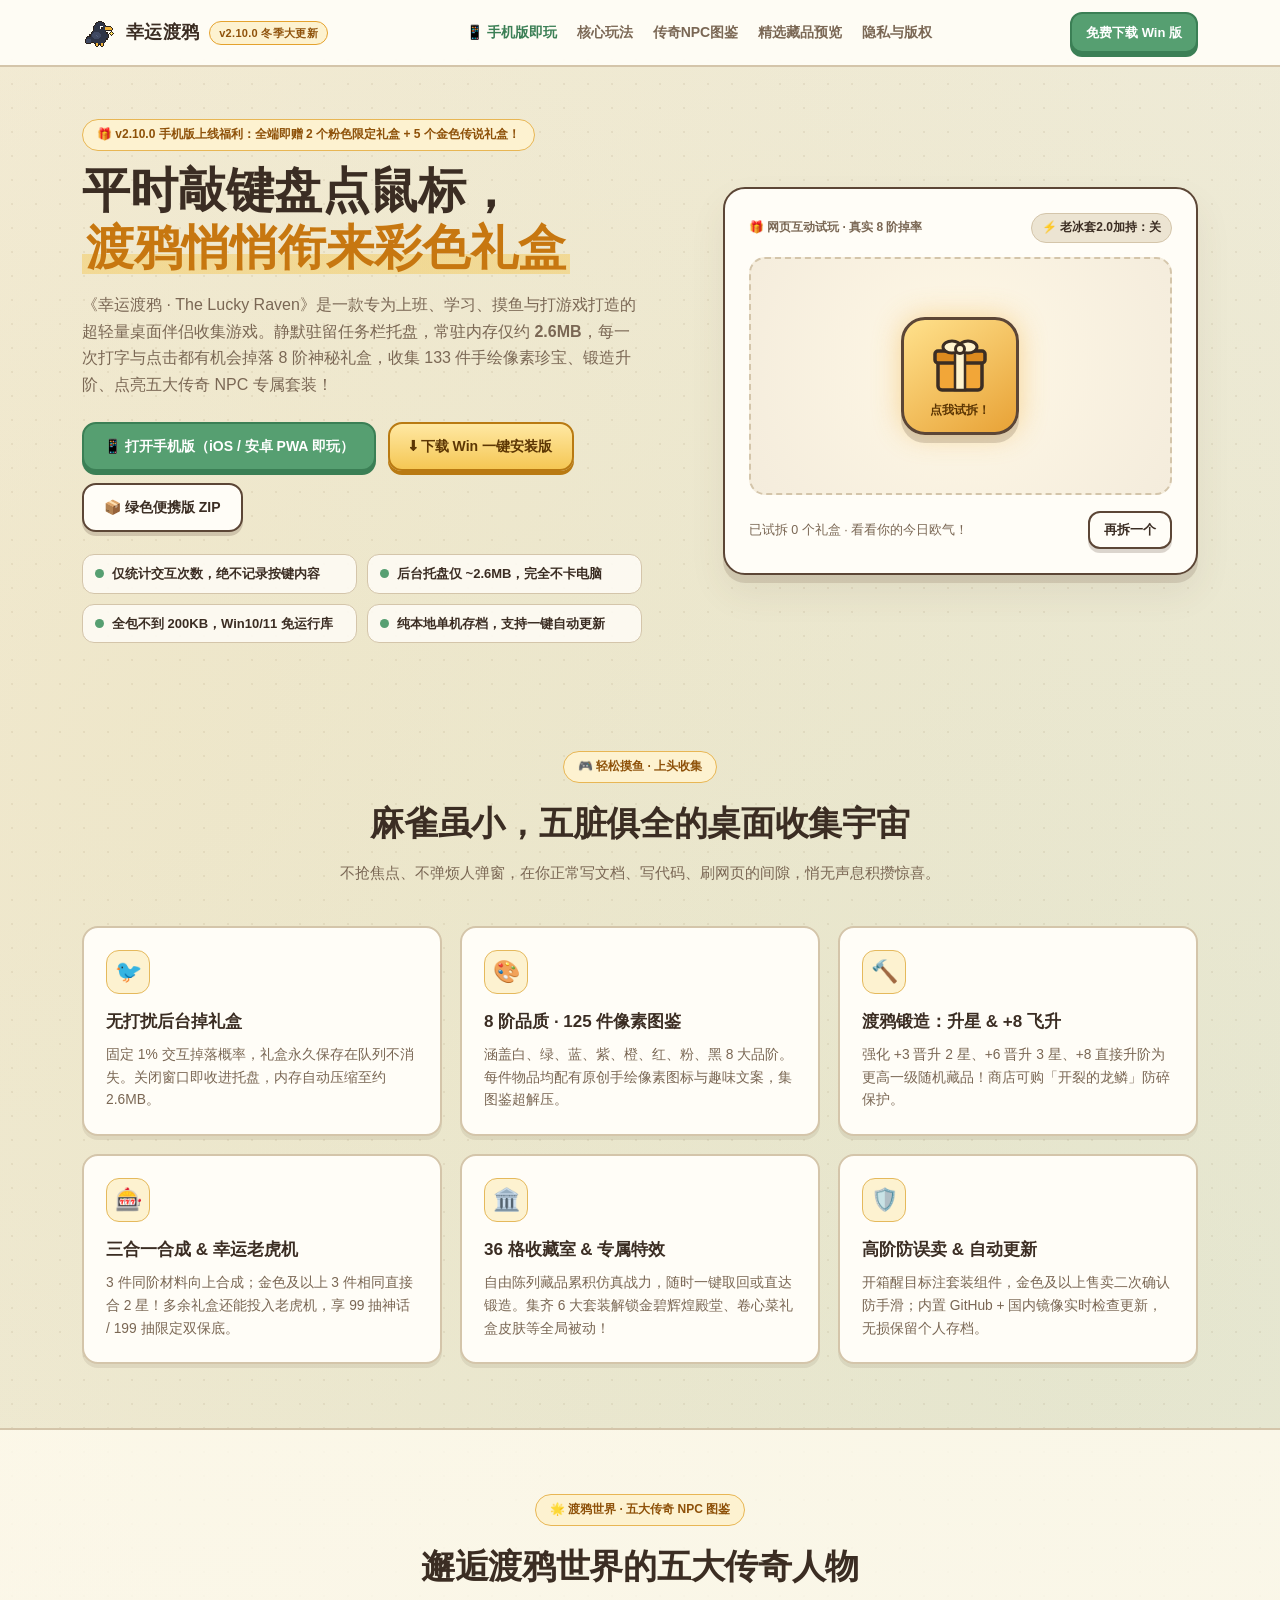
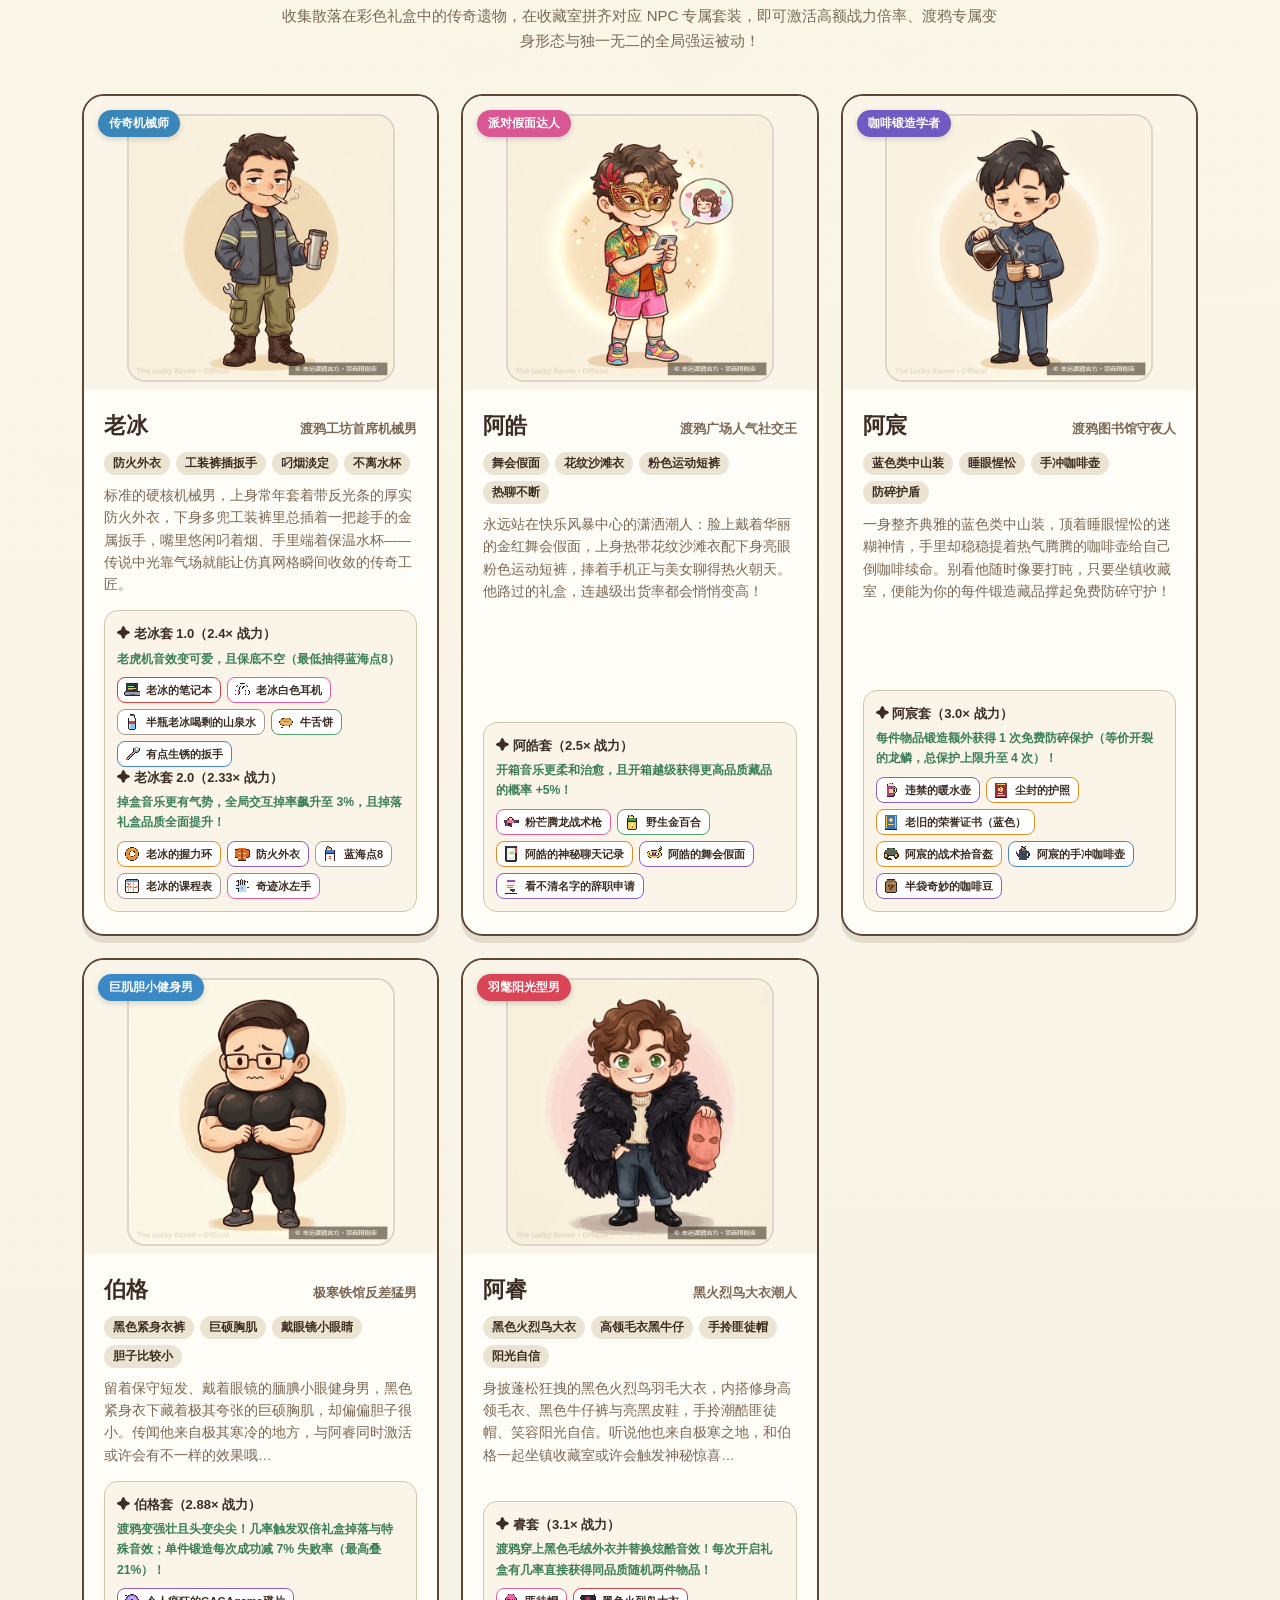
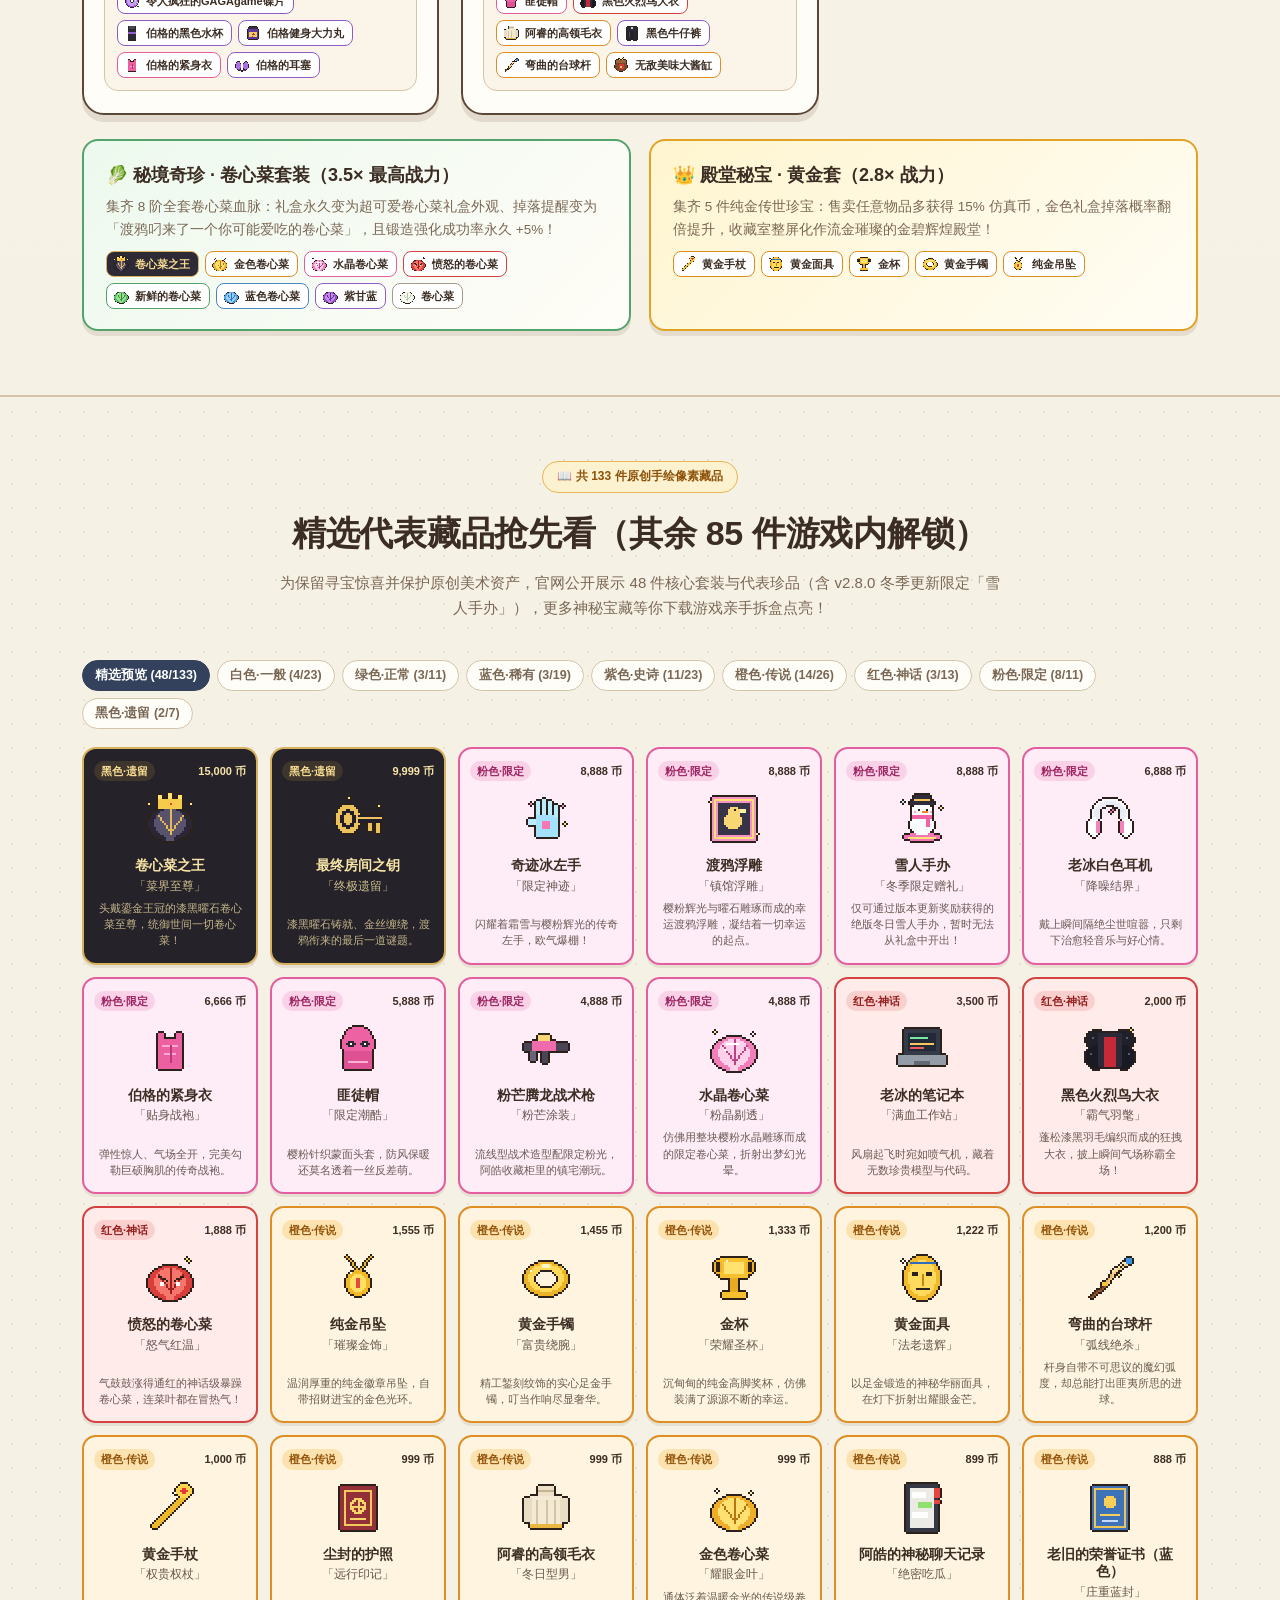
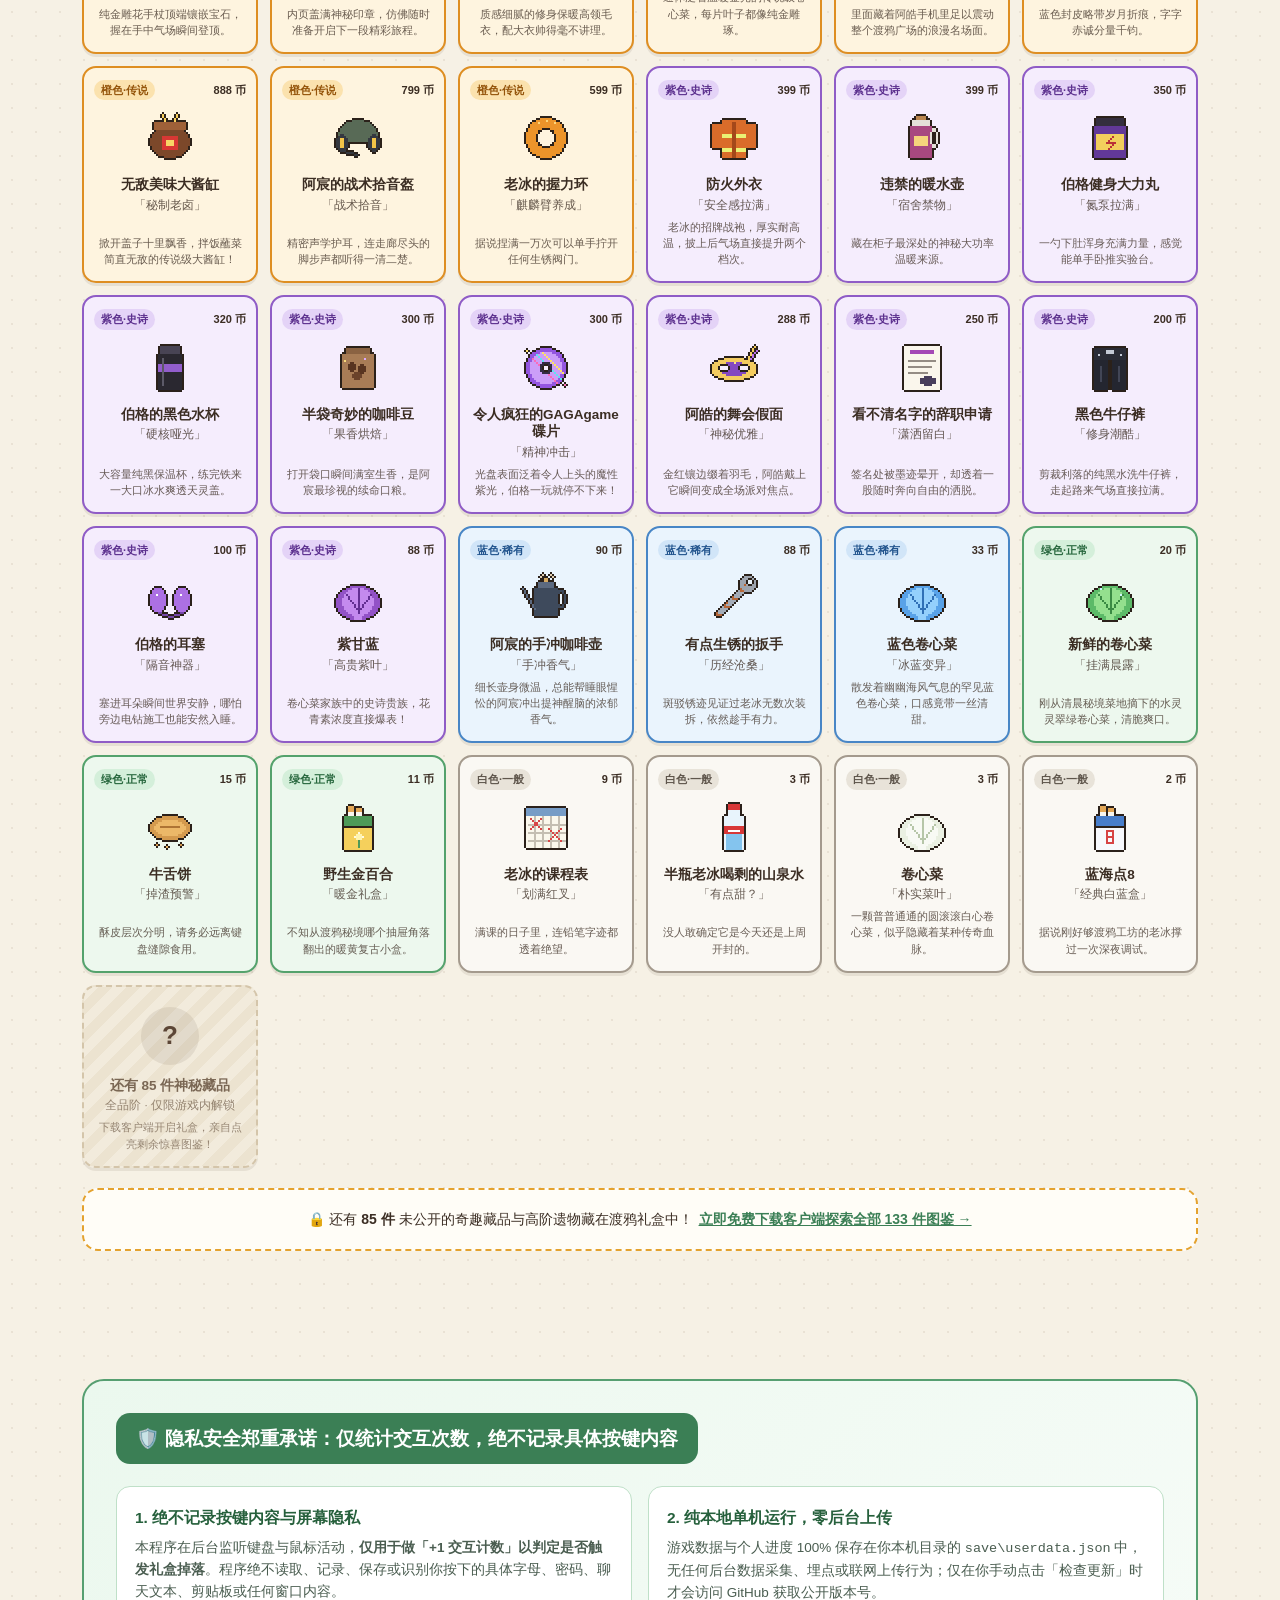
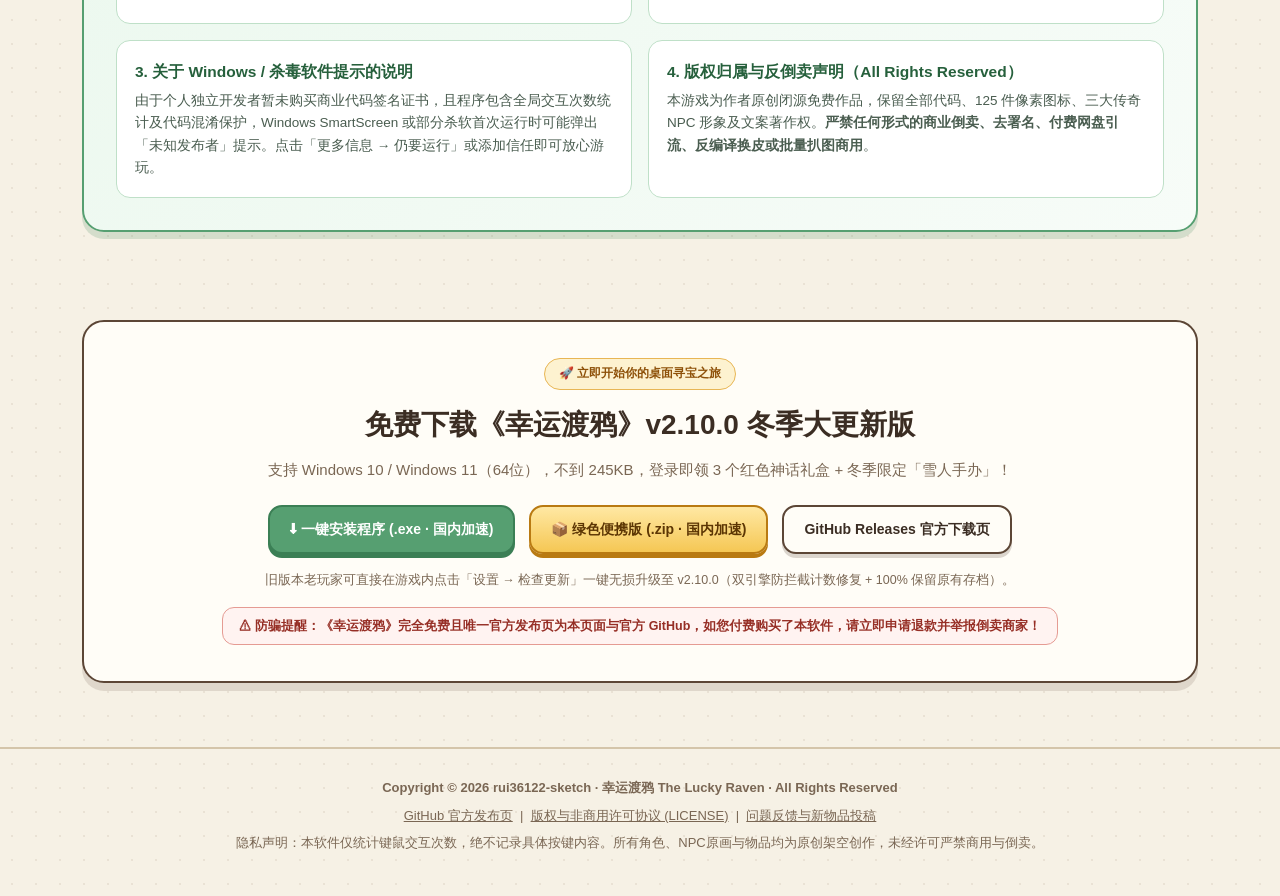
<file: docs/index.html>
<!DOCTYPE html>
<html lang="zh-CN">
<head>
  <meta charset="UTF-8" />
  <meta name="viewport" content="width=device-width, initial-scale=1.0" />
  <title>幸运渡鸦 · The Lucky Raven — 超轻量桌面挂机收集游戏</title>
  <meta name="description" content="《幸运渡鸦》是一款常驻内存仅约 2.6MB 的 Windows 桌面挂机收集游戏。敲键盘点鼠标随机掉落 8 阶礼盒，收集 125 件手绘像素珍品与传奇 NPC 套装！仅统计交互次数，绝不记录具体按键内容。" />
  <link rel="icon" type="image/png" href="assets/raven.png" />
  <style>
    :root {
      --bg-canvas: #F6F1E5;
      --bg-sub: #ECE4D2;
      --bg-card: #FFFDF7;
      --wood: #5C4636;
      --soft-border: #D4C5AA;
      --ink: #3B2D23;
      --ink-sub: #7A6754;
      --leaf: #569F71;
      --leaf-dark: #3B7F55;
      --gold: #E4A22E;
      --gold-bg: #FDF2D0;
      --coral: #D96055;
      --raven: #33415C;
      --radius-lg: 22px;
      --radius-md: 16px;
    }

    * { box-sizing: border-box; margin: 0; padding: 0; }
    html { scroll-behavior: smooth; }
    body {
      font-family: "Microsoft YaHei UI", "PingFang SC", "Hiragino Sans GB", -apple-system, BlinkMacSystemFont, sans-serif;
      background-color: var(--bg-canvas);
      background-image:
        radial-gradient(circle at 12% 10%, rgba(244, 198, 92, 0.16), transparent 34%),
        radial-gradient(circle at 88% 18%, rgba(94, 168, 122, 0.12), transparent 36%),
        radial-gradient(rgba(156, 134, 108, 0.14) 1px, transparent 1px);
      background-size: 100% 100%, 100% 100%, 24px 24px;
      color: var(--ink);
      line-height: 1.65;
    }

    a { color: inherit; text-decoration: none; }
    img { user-select: none; -webkit-user-drag: none; }

    .navbar {
      position: sticky;
      top: 0;
      z-index: 100;
      background: rgba(255, 253, 247, 0.92);
      backdrop-filter: blur(10px);
      border-bottom: 2px solid var(--soft-border);
    }
    .nav-inner {
      max-width: 1160px;
      margin: 0 auto;
      padding: 12px 22px;
      display: flex;
      align-items: center;
      justify-content: space-between;
      gap: 16px;
    }
    .brand {
      display: flex;
      align-items: center;
      gap: 10px;
      font-weight: 800;
      font-size: 18px;
      letter-spacing: 0.3px;
    }
    .brand img { width: 34px; height: 34px; image-rendering: pixelated; }
    .ver-pill {
      font-size: 11px;
      font-weight: 700;
      background: var(--gold-bg);
      color: #8F520B;
      border: 1.5px solid var(--gold);
      padding: 2px 9px;
      border-radius: 999px;
    }
    .nav-links {
      display: flex;
      align-items: center;
      gap: 20px;
      font-size: 14px;
      font-weight: 700;
      color: var(--ink-sub);
    }
    .nav-links a:hover { color: var(--ink); }
    .btn {
      display: inline-flex;
      align-items: center;
      justify-content: center;
      gap: 8px;
      padding: 11px 20px;
      border-radius: 14px;
      font-weight: 800;
      font-size: 14px;
      border: 2px solid var(--wood);
      background: var(--bg-card);
      color: var(--ink);
      box-shadow: 0 4px 0 rgba(92, 70, 54, 0.22);
      cursor: pointer;
      transition: transform 0.12s ease, box-shadow 0.12s ease, background 0.15s ease;
    }
    .btn:hover { transform: translateY(-1px); }
    .btn:active { transform: translateY(2px); box-shadow: 0 1px 0 rgba(92, 70, 54, 0.22); }
    .btn-primary {
      background: var(--leaf);
      border-color: var(--leaf-dark);
      color: #fff;
      box-shadow: 0 4px 0 var(--leaf-dark);
    }
    .btn-primary:hover { background: #4B9466; }
    .btn-gold {
      background: linear-gradient(180deg, #FFE8A3, #F5C754);
      border-color: #B97A12;
      color: #5C3604;
      box-shadow: 0 4px 0 #B97A12;
    }
    .btn-sm { padding: 8px 14px; font-size: 13px; border-radius: 12px; }

    .container { max-width: 1160px; margin: 0 auto; padding: 0 22px; }
    section { padding: 64px 0; }
    .section-head { text-align: center; max-width: 720px; margin: 0 auto 40px; }
    .eyebrow {
      display: inline-flex;
      align-items: center;
      gap: 6px;
      font-size: 12px;
      font-weight: 800;
      padding: 5px 14px;
      border-radius: 999px;
      background: var(--gold-bg);
      color: #8E5109;
      border: 1.5px solid #E8B654;
      margin-bottom: 12px;
    }
    .section-head h2 { font-size: clamp(26px, 3.2vw, 34px); font-weight: 900; letter-spacing: -0.3px; margin-bottom: 10px; }
    .section-head p { font-size: 15px; color: var(--ink-sub); }

    .hero { padding: 52px 0 44px; }
    .hero-grid { display: grid; grid-template-columns: 1.12fr 0.88fr; gap: 36px; align-items: center; }
    .hero h1 { font-size: clamp(32px, 4.4vw, 48px); line-height: 1.18; font-weight: 900; margin-bottom: 16px; }
    .hero h1 .hl { color: #C77710; background: linear-gradient(transparent 62%, rgba(244, 198, 78, 0.45) 62%); padding: 0 4px; }
    .hero-desc { font-size: 16px; color: var(--ink-sub); margin-bottom: 24px; max-width: 560px; }
    .hero-actions { display: flex; flex-wrap: wrap; gap: 12px; margin-bottom: 22px; }
    .trust-strip { display: grid; grid-template-columns: repeat(2, minmax(0, 1fr)); gap: 10px; max-width: 560px; }
    .trust-item {
      display: flex; align-items: center; gap: 8px;
      font-size: 13px; font-weight: 700; color: var(--ink);
      background: rgba(255, 253, 247, 0.85); border: 1.5px solid var(--soft-border);
      padding: 8px 12px; border-radius: 12px;
    }
    .trust-item .dot { width: 9px; height: 9px; border-radius: 50%; background: var(--leaf); flex-shrink: 0; }

    .demo-card {
      background: var(--bg-card); border: 2.5px solid var(--wood); border-radius: var(--radius-lg);
      padding: 24px; box-shadow: 0 8px 0 rgba(92, 70, 54, 0.16), 0 18px 36px rgba(92, 70, 54, 0.08);
      text-align: center; position: relative; overflow: hidden;
    }
    .demo-top { display: flex; align-items: center; justify-content: space-between; gap: 8px; margin-bottom: 14px; font-size: 12px; font-weight: 800; color: var(--ink-sub); }
    .demo-toggle {
      display: inline-flex; align-items: center; gap: 6px; padding: 4px 10px;
      border-radius: 999px; background: var(--bg-sub); border: 1.5px solid var(--soft-border);
      cursor: pointer; font-size: 12px; font-weight: 700; color: var(--ink); user-select: none;
    }
    .demo-toggle.active { background: var(--gold-bg); border-color: var(--gold); color: #8E5109; }
    .box-stage {
      min-height: 238px; display: flex; flex-direction: column; align-items: center; justify-content: center;
      padding: 16px 12px; border-radius: 16px; background: radial-gradient(circle at 50% 45%, #FFF8E6, #F4ECDC);
      border: 2px dashed var(--soft-border); margin-bottom: 16px; position: relative;
    }
    .gift-btn {
      width: 118px; height: 118px; border-radius: 24px; border: 3px solid var(--wood);
      background: linear-gradient(145deg, #FFE18C, #E8A236);
      box-shadow: 0 8px 0 rgba(92, 70, 54, 0.2), 0 0 28px rgba(242, 174, 54, 0.45);
      cursor: pointer; display: flex; flex-direction: column; align-items: center; justify-content: center; gap: 4px;
      transition: transform 0.16s ease; animation: floaty 2.8s ease-in-out infinite;
    }
    .gift-btn:hover { transform: scale(1.06); }
    .gift-btn.shaking { animation: shake 0.36s ease-in-out; }
    .gift-icon-svg { width: 64px; height: 64px; }
    .gift-hint { font-size: 12px; font-weight: 800; color: #5C3604; }
    @keyframes floaty { 0%, 100% { transform: translateY(0); } 50% { transform: translateY(-6px); } }
    @keyframes shake {
      0%, 100% { transform: rotate(0deg) scale(1); }
      20% { transform: rotate(-10deg) scale(1.06); }
      40% { transform: rotate(10deg) scale(1.08); }
      60% { transform: rotate(-8deg) scale(1.06); }
      80% { transform: rotate(8deg) scale(1.04); }
    }
    .reveal-box { display: none; flex-direction: column; align-items: center; animation: popIn 0.25s ease-out; }
    .reveal-box.show { display: flex; }
    @keyframes popIn { from { opacity: 0; transform: scale(0.84); } to { opacity: 1; transform: scale(1); } }
    .sprite-icon {
      width: 64px; height: 64px; background-image: url("assets/items_sprite.png");
      background-repeat: no-repeat; image-rendering: pixelated; display: inline-block; flex-shrink: 0;
    }
    .reveal-icon-wrap {
      width: 96px; height: 96px; border-radius: 50%; display: flex; align-items: center; justify-content: center;
      margin: 6px 0 8px; border: 2px dashed rgba(92, 70, 54, 0.35);
    }
    .reveal-icon-wrap .sprite-icon { transform: scale(1.22); }
    .rarity-badge { display: inline-block; font-size: 11px; font-weight: 800; padding: 2px 10px; border-radius: 999px; margin-bottom: 4px; }
    .reveal-name { font-size: 19px; font-weight: 900; margin-bottom: 2px; }
    .reveal-sub { font-size: 12px; font-weight: 700; color: var(--ink-sub); margin-bottom: 4px; }
    .reveal-flav { font-size: 12.5px; color: var(--ink-sub); max-width: 310px; }
    .reveal-set-tag {
      margin-top: 6px; font-size: 11.5px; font-weight: 800; background: #F2E8FF;
      color: #5C2A9C; border: 1px solid #9A63D8; padding: 2px 10px; border-radius: 999px;
    }
    .demo-foot { display: flex; align-items: center; justify-content: space-between; gap: 10px; font-size: 12.5px; color: var(--ink-sub); }

    .features-grid { display: grid; grid-template-columns: repeat(3, minmax(0, 1fr)); gap: 18px; }
    .feat-card {
      background: var(--bg-card); border: 2px solid var(--soft-border); border-radius: var(--radius-md);
      padding: 22px; box-shadow: 0 4px 0 rgba(92, 70, 54, 0.1); transition: transform 0.15s ease, border-color 0.15s ease;
    }
    .feat-card:hover { transform: translateY(-3px); border-color: var(--wood); }
    .feat-ico {
      width: 44px; height: 44px; border-radius: 13px; background: var(--gold-bg); border: 1.5px solid #E5B95C;
      display: flex; align-items: center; justify-content: center; font-size: 22px; margin-bottom: 14px;
    }
    .feat-card h3 { font-size: 17px; font-weight: 900; margin-bottom: 8px; }
    .feat-card p { font-size: 13.8px; color: var(--ink-sub); }

    .npc-section {
      background: linear-gradient(180deg, rgba(255, 251, 238, 0.8), rgba(246, 241, 229, 0.9));
      border-top: 2px solid var(--soft-border); border-bottom: 2px solid var(--soft-border);
    }
    .npc-grid { display: grid; grid-template-columns: repeat(3, minmax(0, 1fr)); gap: 22px; }
    .npc-card {
      background: var(--bg-card); border: 2.5px solid var(--wood); border-radius: var(--radius-lg);
      overflow: hidden; box-shadow: 0 7px 0 rgba(92, 70, 54, 0.14); display: flex; flex-direction: column;
      transition: transform 0.18s ease;
    }
    .npc-card:hover { transform: translateY(-4px); }
    .npc-portrait-box { background: #FAF5E8; padding: 18px 18px 8px; position: relative; text-align: center; }
    .npc-portrait-box img {
      width: 100%; max-width: 268px; aspect-ratio: 1 / 1; object-fit: cover;
      border-radius: 18px; border: 2.5px solid rgba(92, 70, 54, 0.18); display: block; margin: 0 auto;
    }
    .npc-role-badge {
      position: absolute; top: 14px; left: 14px; font-size: 11.5px; font-weight: 800;
      padding: 4px 11px; border-radius: 999px; color: #fff; box-shadow: 0 2px 6px rgba(0,0,0,0.16);
    }
    .npc-body { padding: 18px 20px 22px; display: flex; flex-direction: column; flex: 1; }
    .npc-title-row { display: flex; align-items: baseline; justify-content: space-between; gap: 8px; margin-bottom: 8px; }
    .npc-title-row h3 { font-size: 22px; font-weight: 900; }
    .npc-alias { font-size: 12.5px; font-weight: 800; color: var(--ink-sub); }
    .npc-tags { display: flex; flex-wrap: wrap; gap: 6px; margin-bottom: 10px; }
    .npc-tag { font-size: 11.5px; font-weight: 700; padding: 2px 9px; border-radius: 999px; background: var(--bg-sub); color: var(--ink); }
    .npc-lore { font-size: 13.5px; color: var(--ink-sub); margin-bottom: 14px; }
    .npc-set-box { margin-top: auto; background: #FAF5E8; border: 1.5px solid var(--soft-border); border-radius: 14px; padding: 12px; }
    .npc-set-title { font-size: 13px; font-weight: 900; color: var(--ink); margin-bottom: 4px; }
    .npc-set-bonus { font-size: 12.2px; color: var(--leaf-dark); font-weight: 700; margin-bottom: 8px; }
    .npc-set-bonus + .npc-set-title { margin-top: 10px; padding-top: 8px; border-top: 1px dashed var(--soft-border); }
    .mini-items { display: flex; flex-wrap: wrap; gap: 6px; }
    .mini-chip {
      display: inline-flex; align-items: center; gap: 4px; font-size: 11px; font-weight: 700;
      padding: 2px 8px 2px 4px; border-radius: 8px; background: #fff; border: 1px solid var(--soft-border);
    }
    .mini-chip .mini-spr { width: 20px; height: 20px; display: inline-block; overflow: hidden; position: relative; }
    .mini-chip .mini-spr .sprite-icon { transform: scale(0.3125); transform-origin: top left; }

    .special-sets-grid { display: grid; grid-template-columns: repeat(2, minmax(0, 1fr)); gap: 18px; margin-top: 24px; }
    .special-set-card { border-radius: var(--radius-md); padding: 20px 22px; border: 2px solid; box-shadow: 0 5px 0 rgba(92, 70, 54, 0.12); }
    .special-cabbage { background: linear-gradient(135deg, #EDF9EE, #FFFDF7); border-color: #54A26C; }
    .special-gold { background: linear-gradient(135deg, #FFF5CF, #FFFDF5); border-color: #E2A224; }
    .special-set-card h3 { font-size: 18px; font-weight: 900; margin-bottom: 6px; }
    .special-set-card p { font-size: 13.5px; color: var(--ink-sub); margin-bottom: 10px; }

    /* 精选图鉴与神秘剪影 */
    .codex-controls { display: flex; flex-wrap: wrap; align-items: center; justify-content: space-between; gap: 12px; margin-bottom: 18px; }
    .filter-pills { display: flex; flex-wrap: wrap; gap: 7px; }
    .pill-btn {
      font-family: inherit; font-size: 12.5px; font-weight: 800; padding: 6px 12px; border-radius: 999px;
      border: 1.5px solid var(--soft-border); background: var(--bg-card); color: var(--ink-sub); cursor: pointer;
    }
    .pill-btn:hover { border-color: var(--wood); color: var(--ink); }
    .pill-btn.active { background: var(--raven); border-color: var(--raven); color: #fff; }
    .codex-grid { display: grid; grid-template-columns: repeat(auto-fill, minmax(172px, 1fr)); gap: 12px; }
    .item-card {
      border-radius: 14px; padding: 12px 10px 14px; border: 2px solid var(--soft-border);
      text-align: center; display: flex; flex-direction: column; align-items: center;
      box-shadow: 0 3px 0 rgba(92, 70, 54, 0.1); transition: transform 0.14s ease;
    }
    .item-card:hover { transform: translateY(-2px); }
    .item-card .top-meta { width: 100%; display: flex; justify-content: space-between; align-items: center; font-size: 11px; font-weight: 800; margin-bottom: 6px; }
    .item-card .it-name { font-size: 13.5px; font-weight: 900; margin: 6px 0 2px; line-height: 1.3; }
    .item-card .it-sub { font-size: 11.5px; opacity: 0.78; margin-bottom: 4px; }
    .item-card .it-flav { font-size: 11.2px; opacity: 0.76; line-height: 1.45; margin-top: auto; }
    .mystery-card {
      background: repeating-linear-gradient(135deg, #F2EBDC, #F2EBDC 10px, #ECE3D0 10px, #ECE3D0 20px);
      border: 2px dashed var(--soft-border); color: var(--ink-sub); justify-content: center;
    }
    .mystery-q {
      width: 58px; height: 58px; border-radius: 50%; background: rgba(92, 70, 54, 0.1);
      display: flex; align-items: center; justify-content: center; font-size: 26px; font-weight: 900;
      color: var(--wood); margin: 8px 0 6px;
    }
    .mystery-banner {
      margin-top: 20px; background: var(--bg-card); border: 2px dashed var(--gold); border-radius: 16px;
      padding: 18px 22px; text-align: center; font-size: 14px; color: var(--ink);
    }

    .privacy-banner {
      background: linear-gradient(135deg, #EBF8EE, #F7FCF8);
      border: 2.5px solid var(--leaf); border-radius: var(--radius-lg); padding: 32px;
      box-shadow: 0 7px 0 rgba(59, 127, 85, 0.18);
    }
    .privacy-pledge {
      display: inline-flex; align-items: center; gap: 10px; background: var(--leaf-dark); color: #fff;
      padding: 10px 20px; border-radius: 14px; font-size: clamp(15px, 2vw, 19px); font-weight: 900; margin-bottom: 22px;
    }
    .privacy-grid { display: grid; grid-template-columns: repeat(2, minmax(0, 1fr)); gap: 16px; }
    .privacy-card { background: #fff; border: 1.5px solid #BFE0C8; border-radius: 14px; padding: 18px; }
    .privacy-card h4 { font-size: 15.5px; font-weight: 900; color: #26603C; margin-bottom: 6px; }
    .privacy-card p { font-size: 13.5px; color: #4A5D50; }

    .download-box {
      background: var(--bg-card); border: 2.5px solid var(--wood); border-radius: var(--radius-lg);
      padding: 36px 28px; text-align: center; box-shadow: 0 8px 0 rgba(92, 70, 54, 0.15);
    }
    .download-box h2 { font-size: 28px; font-weight: 900; margin-bottom: 10px; }
    .download-box p { color: var(--ink-sub); margin-bottom: 22px; font-size: 15px; }
    .dl-btns { display: flex; flex-wrap: wrap; justify-content: center; gap: 14px; margin-bottom: 16px; }
    .dl-note { font-size: 12.5px; color: var(--ink-sub); }
    .anti-resale {
      margin-top: 16px; display: inline-block; background: #FFF3F1; border: 1.5px solid #E59B93;
      color: #962E25; font-size: 12.5px; font-weight: 800; padding: 8px 16px; border-radius: 12px;
    }

    footer {
      border-top: 2px solid var(--soft-border); padding: 28px 0 42px; text-align: center; color: var(--ink-sub); font-size: 13px;
    }
    footer a { text-decoration: underline; }

    @media (max-width: 920px) {
      .hero-grid, .features-grid, .npc-grid, .special-sets-grid, .privacy-grid { grid-template-columns: 1fr; }
      .nav-links { display: none; }
    }
  </style>
</head>
<body>

  <header class="navbar">
    <div class="nav-inner">
      <a href="#top" class="brand">
        <img src="assets/raven.png" alt="幸运渡鸦图标" draggable="false" />
        <span>幸运渡鸦</span>
        <span class="ver-pill">v2.10.0 冬季大更新</span>
      </a>
      <nav class="nav-links">
        <a href="./mobile/" style="color:var(--leaf-dark);">📱 手机版即玩</a>
        <a href="#features">核心玩法</a>
        <a href="#npcs">传奇NPC图鉴</a>
        <a href="#codex">精选藏品预览</a>
        <a href="#privacy">隐私与版权</a>
      </nav>
      <a href="#download" class="btn btn-primary btn-sm">免费下载 Win 版</a>
    </div>
  </header>

  <section id="top" class="hero">
    <div class="container hero-grid">
      <div>
        <div class="eyebrow">🎁 v2.10.0 手机版上线福利：全端即赠 2 个粉色限定礼盒 + 5 个金色传说礼盒！</div>
        <h1>平时敲键盘点鼠标，<br><span class="hl">渡鸦悄悄衔来彩色礼盒</span></h1>
        <p class="hero-desc">
          《幸运渡鸦 · The Lucky Raven》是一款专为上班、学习、摸鱼与打游戏打造的超轻量桌面伴侣收集游戏。静默驻留任务栏托盘，常驻内存仅约 <strong>2.6MB</strong>，每一次打字与点击都有机会掉落 8 阶神秘礼盒，收集 133 件手绘像素珍宝、锻造升阶、点亮五大传奇 NPC 专属套装！
        </p>
        <div class="hero-actions">
          <a class="btn btn-primary" href="./mobile/">
            📱 打开手机版（iOS / 安卓 PWA 即玩）
          </a>
          <a class="btn btn-gold" href="https://ghfast.top/https://github.com/rui36122-sketch/TheLuckyRaven/releases/download/v2.10.0/TheLuckyRaven_Setup.exe">
            ⬇ 下载 Win 一键安装版
          </a>
          <a class="btn" href="https://ghfast.top/https://github.com/rui36122-sketch/TheLuckyRaven/releases/download/v2.10.0/TheLuckyRaven_Update.zip">
            📦 绿色便携版 ZIP
          </a>
        </div>
        <div class="trust-strip">
          <div class="trust-item"><span class="dot"></span>仅统计交互次数，绝不记录按键内容</div>
          <div class="trust-item"><span class="dot"></span>后台托盘仅 ~2.6MB，完全不卡电脑</div>
          <div class="trust-item"><span class="dot"></span>全包不到 200KB，Win10/11 免运行库</div>
          <div class="trust-item"><span class="dot"></span>纯本地单机存档，支持一键自动更新</div>
        </div>
      </div>

      <div class="demo-card">
        <div class="demo-top">
          <span>🎁 网页互动试玩 · 真实 8 阶掉率</span>
          <span id="lbBoostToggle" class="demo-toggle" title="体验老冰套2.0的礼盒品质提升加持">
            ⚡ 老冰套2.0加持：关
          </span>
        </div>
        <div class="box-stage">
          <button id="giftBtn" class="gift-btn" type="button" aria-label="点击试拆渡鸦礼盒">
            <svg class="gift-icon-svg" viewBox="0 0 64 64" fill="none">
              <rect x="10" y="26" width="44" height="30" rx="4" fill="#F2A638" stroke="#3B2D23" stroke-width="3.5"/>
              <rect x="7" y="17" width="50" height="12" rx="3" fill="#DC8A1E" stroke="#3B2D23" stroke-width="3.5"/>
              <rect x="27" y="17" width="10" height="39" fill="#FFF3CD" stroke="#3B2D23" stroke-width="2.5"/>
              <ellipse cx="24" cy="13" rx="9" ry="6" fill="#FFF3CD" stroke="#3B2D23" stroke-width="3"/>
              <ellipse cx="40" cy="13" rx="9" ry="6" fill="#FFF3CD" stroke="#3B2D23" stroke-width="3"/>
              <circle cx="32" cy="15" r="4.5" fill="#FFF3CD" stroke="#3B2D23" stroke-width="3"/>
            </svg>
            <span class="gift-hint">点我试拆！</span>
          </button>

          <div id="revealBox" class="reveal-box">
            <span id="revBadge" class="rarity-badge">橙色 · 传说</span>
            <div id="revIconWrap" class="reveal-icon-wrap">
              <span id="revSprite" class="sprite-icon"></span>
            </div>
            <div id="revName" class="reveal-name">渡鸦浮雕</div>
            <div id="revSub" class="reveal-sub">「镇馆浮雕」 · 估值 8,888 仿真币</div>
            <div id="revFlav" class="reveal-flav">樱粉辉光与曜石雕琢而成的幸运渡鸦浮雕。</div>
            <div id="revSetTag" class="reveal-set-tag" style="display:none;"></div>
          </div>
        </div>
        <div class="demo-foot">
          <span id="demoCounter">已试拆 0 个礼盒 · 看看你的今日欧气！</span>
          <button id="againBtn" class="btn btn-sm" type="button">再拆一个</button>
        </div>
      </div>
    </div>
  </section>

  <section id="features">
    <div class="container">
      <div class="section-head">
        <div class="eyebrow">🎮 轻松摸鱼 · 上头收集</div>
        <h2>麻雀虽小，五脏俱全的桌面收集宇宙</h2>
        <p>不抢焦点、不弹烦人弹窗，在你正常写文档、写代码、刷网页的间隙，悄无声息积攒惊喜。</p>
      </div>
      <div class="features-grid">
        <div class="feat-card">
          <div class="feat-ico">🐦</div>
          <h3>无打扰后台掉礼盒</h3>
          <p>固定 1% 交互掉落概率，礼盒永久保存在队列不消失。关闭窗口即收进托盘，内存自动压缩至约 2.6MB。</p>
        </div>
        <div class="feat-card">
          <div class="feat-ico">🎨</div>
          <h3>8 阶品质 · 125 件像素图鉴</h3>
          <p>涵盖白、绿、蓝、紫、橙、红、粉、黑 8 大品阶。每件物品均配有原创手绘像素图标与趣味文案，集图鉴超解压。</p>
        </div>
        <div class="feat-card">
          <div class="feat-ico">🔨</div>
          <h3>渡鸦锻造：升星 & +8 飞升</h3>
          <p>强化 +3 晋升 2 星、+6 晋升 3 星、+8 直接升阶为更高一级随机藏品！商店可购「开裂的龙鳞」防碎保护。</p>
        </div>
        <div class="feat-card">
          <div class="feat-ico">🎰</div>
          <h3>三合一合成 & 幸运老虎机</h3>
          <p>3 件同阶材料向上合成；金色及以上 3 件相同直接合 2 星！多余礼盒还能投入老虎机，享 99 抽神话 / 199 抽限定双保底。</p>
        </div>
        <div class="feat-card">
          <div class="feat-ico">🏛️</div>
          <h3>36 格收藏室 & 专属特效</h3>
          <p>自由陈列藏品累积仿真战力，随时一键取回或直达锻造。集齐 6 大套装解锁金碧辉煌殿堂、卷心菜礼盒皮肤等全局被动！</p>
        </div>
        <div class="feat-card">
          <div class="feat-ico">🛡️</div>
          <h3>高阶防误卖 & 自动更新</h3>
          <p>开箱醒目标注套装组件，金色及以上售卖二次确认防手滑；内置 GitHub + 国内镜像实时检查更新，无损保留个人存档。</p>
        </div>
      </div>
    </div>
  </section>

  <section id="npcs" class="npc-section">
    <div class="container">
      <div class="section-head">
        <div class="eyebrow">🌟 渡鸦世界 · 五大传奇 NPC 图鉴</div>
        <h2>邂逅渡鸦世界的五大传奇人物</h2>
        <p>收集散落在彩色礼盒中的传奇遗物，在收藏室拼齐对应 NPC 专属套装，即可激活高额战力倍率、渡鸦专属变身形态与独一无二的全局强运被动！</p>
      </div>

      <div class="npc-grid">
        <article class="npc-card">
          <div class="npc-portrait-box">
            <span class="npc-role-badge" style="background:#3B86B8;">传奇机械师</span>
            <img src="assets/npc_laobing.jpg" alt="传奇NPC 老冰 Q版形象" loading="lazy" draggable="false" />
          </div>
          <div class="npc-body">
            <div class="npc-title-row">
              <h3>老冰</h3>
              <span class="npc-alias">渡鸦工坊首席机械男</span>
            </div>
            <div class="npc-tags">
              <span class="npc-tag">防火外衣</span>
              <span class="npc-tag">工装裤插扳手</span>
              <span class="npc-tag">叼烟淡定</span>
              <span class="npc-tag">不离水杯</span>
            </div>
            <p class="npc-lore">
              标准的硬核机械男，上身常年套着带反光条的厚实防火外衣，下身多兜工装裤里总插着一把趁手的金属扳手，嘴里悠闲叼着烟、手里端着保温水杯——传说中光靠气场就能让仿真网格瞬间收敛的传奇工匠。
            </p>
            <div class="npc-set-box">
              <div class="npc-set-title">✦ 老冰套 1.0（2.4× 战力）</div>
              <div class="npc-set-bonus">老虎机音效变可爱，且保底不空（最低抽得蓝海点8）</div>
              <div class="mini-items" data-set="laobing_1"></div>

              <div class="npc-set-title">✦ 老冰套 2.0（2.33× 战力）</div>
              <div class="npc-set-bonus">掉盒音乐更有气势，全局交互掉率飙升至 3%，且掉落礼盒品质全面提升！</div>
              <div class="mini-items" data-set="laobing_2"></div>
            </div>
          </div>
        </article>

        <article class="npc-card">
          <div class="npc-portrait-box">
            <span class="npc-role-badge" style="background:#D95894;">派对假面达人</span>
            <img src="assets/npc_ahao.jpg" alt="传奇NPC 阿皓 Q版形象" loading="lazy" draggable="false" />
          </div>
          <div class="npc-body">
            <div class="npc-title-row">
              <h3>阿皓</h3>
              <span class="npc-alias">渡鸦广场人气社交王</span>
            </div>
            <div class="npc-tags">
              <span class="npc-tag">舞会假面</span>
              <span class="npc-tag">花纹沙滩衣</span>
              <span class="npc-tag">粉色运动短裤</span>
              <span class="npc-tag">热聊不断</span>
            </div>
            <p class="npc-lore">
              永远站在快乐风暴中心的潇洒潮人：脸上戴着华丽的金红舞会假面，上身热带花纹沙滩衣配下身亮眼粉色运动短裤，捧着手机正与美女聊得热火朝天。他路过的礼盒，连越级出货率都会悄悄变高！
            </p>
            <div class="npc-set-box">
              <div class="npc-set-title">✦ 阿皓套（2.5× 战力）</div>
              <div class="npc-set-bonus">开箱音乐更柔和治愈，且开箱越级获得更高品质藏品的概率 +5%！</div>
              <div class="mini-items" data-set="hao_set"></div>
            </div>
          </div>
        </article>

        <article class="npc-card">
          <div class="npc-portrait-box">
            <span class="npc-role-badge" style="background:#6F5BC2;">咖啡锻造学者</span>
            <img src="assets/npc_achen.jpg" alt="传奇NPC 阿宸 Q版形象" loading="lazy" draggable="false" />
          </div>
          <div class="npc-body">
            <div class="npc-title-row">
              <h3>阿宸</h3>
              <span class="npc-alias">渡鸦图书馆守夜人</span>
            </div>
            <div class="npc-tags">
              <span class="npc-tag">蓝色类中山装</span>
              <span class="npc-tag">睡眼惺忪</span>
              <span class="npc-tag">手冲咖啡壶</span>
              <span class="npc-tag">防碎护盾</span>
            </div>
            <p class="npc-lore">
              一身整齐典雅的蓝色类中山装，顶着睡眼惺忪的迷糊神情，手里却稳稳提着热气腾腾的咖啡壶给自己倒咖啡续命。别看他随时像要打盹，只要坐镇收藏室，便能为你的每件锻造藏品撑起免费防碎守护！
            </p>
            <div class="npc-set-box">
              <div class="npc-set-title">✦ 阿宸套（3.0× 战力）</div>
              <div class="npc-set-bonus">每件物品锻造额外获得 1 次免费防碎保护（等价开裂的龙鳞，总保护上限升至 4 次）！</div>
              <div class="mini-items" data-set="chen_set"></div>
            </div>
          </div>
        </article>

        <article class="npc-card">
          <div class="npc-portrait-box">
            <span class="npc-role-badge" style="background:#3A88C4;">巨肌胆小健身男</span>
            <img src="assets/npc_boge.jpg" alt="传奇NPC 伯格 Q版形象" loading="lazy" draggable="false" />
          </div>
          <div class="npc-body">
            <div class="npc-title-row">
              <h3>伯格</h3>
              <span class="npc-alias">极寒铁馆反差猛男</span>
            </div>
            <div class="npc-tags">
              <span class="npc-tag">黑色紧身衣裤</span>
              <span class="npc-tag">巨硕胸肌</span>
              <span class="npc-tag">戴眼镜小眼睛</span>
              <span class="npc-tag">胆子比较小</span>
            </div>
            <p class="npc-lore">
              留着保守短发、戴着眼镜的腼腆小眼健身男，黑色紧身衣下藏着极其夸张的巨硕胸肌，却偏偏胆子很小。传闻他来自极其寒冷的地方，与阿睿同时激活或许会有不一样的效果哦…
            </p>
            <div class="npc-set-box">
              <div class="npc-set-title">✦ 伯格套（2.88× 战力）</div>
              <div class="npc-set-bonus">渡鸦变强壮且头变尖尖！几率触发双倍礼盒掉落与特殊音效；单件锻造每次成功减 7% 失败率（最高叠 21%）！</div>
              <div class="mini-items" data-set="boge_set"></div>
            </div>
          </div>
        </article>

        <article class="npc-card">
          <div class="npc-portrait-box">
            <span class="npc-role-badge" style="background:#D94456;">羽氅阳光型男</span>
            <img src="assets/npc_arui.jpg" alt="传奇NPC 阿睿 Q版形象" loading="lazy" draggable="false" />
          </div>
          <div class="npc-body">
            <div class="npc-title-row">
              <h3>阿睿</h3>
              <span class="npc-alias">黑火烈鸟大衣潮人</span>
            </div>
            <div class="npc-tags">
              <span class="npc-tag">黑色火烈鸟大衣</span>
              <span class="npc-tag">高领毛衣黑牛仔</span>
              <span class="npc-tag">手拎匪徒帽</span>
              <span class="npc-tag">阳光自信</span>
            </div>
            <p class="npc-lore">
              身披蓬松狂拽的黑色火烈鸟羽毛大衣，内搭修身高领毛衣、黑色牛仔裤与亮黑皮鞋，手拎潮酷匪徒帽、笑容阳光自信。听说他也来自极寒之地，和伯格一起坐镇收藏室或许会触发神秘惊喜…
            </p>
            <div class="npc-set-box">
              <div class="npc-set-title">✦ 睿套（3.1× 战力）</div>
              <div class="npc-set-bonus">渡鸦穿上黑色毛绒外衣并替换炫酷音效！每次开启礼盒有几率直接获得同品质随机两件物品！</div>
              <div class="mini-items" data-set="rui_set"></div>
            </div>
          </div>
        </article>
      </div>

      <div class="special-sets-grid">
        <div class="special-set-card special-cabbage">
          <h3>🥬 秘境奇珍 · 卷心菜套装（3.5× 最高战力）</h3>
          <p>集齐 8 阶全套卷心菜血脉：礼盒永久变为超可爱卷心菜礼盒外观、掉落提醒变为「渡鸦叼来了一个你可能爱吃的卷心菜」，且锻造强化成功率永久 +5%！</p>
          <div class="mini-items" data-set="cabbage_set"></div>
        </div>
        <div class="special-set-card special-gold">
          <h3>👑 殿堂秘宝 · 黄金套（2.8× 战力）</h3>
          <p>集齐 5 件纯金传世珍宝：售卖任意物品多获得 15% 仿真币，金色礼盒掉落概率翻倍提升，收藏室整屏化作流金璀璨的金碧辉煌殿堂！</p>
          <div class="mini-items" data-set="gold_set"></div>
        </div>
      </div>
    </div>
  </section>

  <!-- 精选 36 件藏品预览 + 89 件游戏内解锁悬念 -->
  <section id="codex">
    <div class="container">
      <div class="section-head">
        <div class="eyebrow">📖 共 133 件原创手绘像素藏品</div>
        <h2>精选代表藏品抢先看（其余 85 件游戏内解锁）</h2>
        <p>为保留寻宝惊喜并保护原创美术资产，官网公开展示 48 件核心套装与代表珍品（含 v2.8.0 冬季更新限定「雪人手办」），更多神秘宝藏等你下载游戏亲手拆盒点亮！</p>
      </div>

      <div class="codex-controls">
        <div id="filterPills" class="filter-pills"></div>
      </div>

      <div id="codexGrid" class="codex-grid"></div>
      <div class="mystery-banner">
        🔒 还有 <strong>85 件</strong> 未公开的奇趣藏品与高阶遗物藏在渡鸦礼盒中！<a href="#download" style="color:#3B7F55;font-weight:900;text-decoration:underline;margin-left:6px;">立即免费下载客户端探索全部 133 件图鉴 →</a>
      </div>
    </div>
  </section>

  <!-- 隐私安全与版权保护声明 -->
  <section id="privacy">
    <div class="container">
      <div class="privacy-banner">
        <div class="privacy-pledge">
          🛡️ 隐私安全郑重承诺：仅统计交互次数，绝不记录具体按键内容
        </div>
        <div class="privacy-grid">
          <div class="privacy-card">
            <h4>1. 绝不记录按键内容与屏幕隐私</h4>
            <p>
              本程序在后台监听键盘与鼠标活动，<strong>仅用于做「+1 交互计数」以判定是否触发礼盒掉落</strong>。程序绝不读取、记录、保存或识别你按下的具体字母、密码、聊天文本、剪贴板或任何窗口内容。
            </p>
          </div>
          <div class="privacy-card">
            <h4>2. 纯本地单机运行，零后台上传</h4>
            <p>
              游戏数据与个人进度 100% 保存在你本机目录的 <code>save\userdata.json</code> 中，无任何后台数据采集、埋点或联网上传行为；仅在你手动点击「检查更新」时才会访问 GitHub 获取公开版本号。
            </p>
          </div>
          <div class="privacy-card">
            <h4>3. 关于 Windows / 杀毒软件提示的说明</h4>
            <p>
              由于个人独立开发者暂未购买商业代码签名证书，且程序包含全局交互次数统计及代码混淆保护，Windows SmartScreen 或部分杀软首次运行时可能弹出「未知发布者」提示。点击「更多信息 → 仍要运行」或添加信任即可放心游玩。
            </p>
          </div>
          <div class="privacy-card">
            <h4>4. 版权归属与反倒卖声明（All Rights Reserved）</h4>
            <p>
              本游戏为作者原创闭源免费作品，保留全部代码、125 件像素图标、三大传奇 NPC 形象及文案著作权。<strong>严禁任何形式的商业倒卖、去署名、付费网盘引流、反编译换皮或批量扒图商用</strong>。
            </p>
          </div>
        </div>
      </div>
    </div>
  </section>

  <section id="download" style="padding-top: 24px;">
    <div class="container">
      <div class="download-box">
        <div class="eyebrow">🚀 立即开始你的桌面寻宝之旅</div>
        <h2>免费下载《幸运渡鸦》v2.10.0 冬季大更新版</h2>
        <p>支持 Windows 10 / Windows 11（64位），不到 245KB，登录即领 3 个红色神话礼盒 + 冬季限定「雪人手办」！</p>
        <div class="dl-btns">
          <a class="btn btn-primary" href="https://ghfast.top/https://github.com/rui36122-sketch/TheLuckyRaven/releases/download/v2.10.0/TheLuckyRaven_Setup.exe">
            ⬇ 一键安装程序 (.exe · 国内加速)
          </a>
          <a class="btn btn-gold" href="https://ghfast.top/https://github.com/rui36122-sketch/TheLuckyRaven/releases/download/v2.10.0/TheLuckyRaven_Update.zip">
            📦 绿色便携版 (.zip · 国内加速)
          </a>
          <a class="btn" href="https://github.com/rui36122-sketch/TheLuckyRaven/releases/latest" target="_blank" rel="noopener">
            GitHub Releases 官方下载页
          </a>
        </div>
        <div class="dl-note">
          旧版本老玩家可直接在游戏内点击「设置 → 检查更新」一键无损升级至 v2.10.0（双引擎防拦截计数修复 + 100% 保留原有存档）。
        </div>
        <div class="anti-resale">
          ⚠ 防骗提醒：《幸运渡鸦》完全免费且唯一官方发布页为本页面与官方 GitHub，如您付费购买了本软件，请立即申请退款并举报倒卖商家！
        </div>
      </div>
    </div>
  </section>

  <footer>
    <div class="container">
      <p><strong>Copyright © 2026 rui36122-sketch · 幸运渡鸦 The Lucky Raven · All Rights Reserved</strong></p>
      <p style="margin-top:6px;">
        <a href="https://github.com/rui36122-sketch/TheLuckyRaven" target="_blank" rel="noopener">GitHub 官方发布页</a> &nbsp;|&nbsp;
        <a href="https://github.com/rui36122-sketch/TheLuckyRaven/blob/main/LICENSE" target="_blank" rel="noopener">版权与非商用许可协议 (LICENSE)</a> &nbsp;|&nbsp;
        <a href="https://github.com/rui36122-sketch/TheLuckyRaven/issues" target="_blank" rel="noopener">问题反馈与新物品投稿</a>
      </p>
      <p style="margin-top:6px;">隐私声明：本软件仅统计键鼠交互次数，绝不记录具体按键内容。所有角色、NPC原画与物品均为原创架空创作，未经许可严禁商用与倒卖。</p>
      <p id="busuanzi_container_site_pv" style="margin-top:10px;font-size:12px;color:#8E7B66;display:none;">
        👀 官网累计访问 <strong id="busuanzi_value_site_pv" style="color:#5C4636;">-</strong> 人次
        &nbsp;·&nbsp;
        🐦 独立探险家 <strong id="busuanzi_value_site_uv" style="color:#5C4636;">-</strong> 位
      </p>
    </div>
  </footer>
  <script async defer src="https://busuanzi.ibruce.info/busuanzi/2.3/busuanzi.pure.mini.js"></script>

  <script>
    const RARITIES = {
      White:  { name: "白色·一般", weight: 48.5, bg: "#FAF8F3", bd: "#A49A8D", tagBg: "#E8E3D9", tagFg: "#5F564C", dark: false },
      Green:  { name: "绿色·正常", weight: 27.5, bg: "#EDF8EE", bd: "#54A26C", tagBg: "#D4EFDA", tagFg: "#28683E", dark: false },
      Blue:   { name: "蓝色·稀有", weight: 13.5, bg: "#EAF4FD", bd: "#4886C6", tagBg: "#D1E5F8", tagFg: "#23558E", dark: false },
      Purple: { name: "紫色·史诗", weight: 6.3,  bg: "#F5EDFD", bd: "#8F5CC6", tagBg: "#E4D3F7", tagFg: "#5C308E", dark: false },
      Gold:   { name: "橙色·传说", weight: 3.0,  bg: "#FEF4DF", bd: "#DE8E22", tagBg: "#FBE2AE", tagFg: "#94540A", dark: false },
      Red:    { name: "红色·神话", weight: 1.12, bg: "#FEEBEA", bd: "#D44242", tagBg: "#F9D0CE", tagFg: "#921E1E", dark: false },
      Pink:   { name: "粉色·限定", weight: 0.06, bg: "#FEECF6", bd: "#E25E9E", tagBg: "#FAD2E7", tagFg: "#9C2462", dark: false },
      Black:  { name: "黑色·遗留", weight: 0.02, bg: "#25222A", bd: "#D8B15E", tagBg: "#3E362C", tagFg: "#F7DB92", dark: true }
    };
    const RARITY_ORDER = ["White", "Green", "Blue", "Purple", "Gold", "Red", "Pink", "Black"];

    const ROLE_SETS = {
      laobing_1:   { name: "传奇NPC · 老冰套 1.0", items: ["r_11", "k_07", "w_07", "g_06", "b_10"] },
      laobing_2:   { name: "传奇NPC · 老冰套 2.0", items: ["o_02", "p_05", "w_01", "w_10", "k_01"] },
      hao_set:     { name: "传奇NPC · 阿皓套",     items: ["k_02", "g_01", "o_06", "p_12", "p_16"] },
      chen_set:    { name: "传奇NPC · 阿宸套",     items: ["p_06", "o_12", "o_11", "o_10", "b_11", "p_17"] },
      boge_set:    { name: "传奇NPC · 伯格套",     items: ["p_23", "p_18", "p_15", "k_03", "p_21"] },
      rui_set:     { name: "传奇NPC · 睿套",       items: ["k_06", "r_13", "o_24", "p_22", "o_23", "o_13"] },
      cabbage_set: { name: "秘境奇珍 · 卷心菜套装", items: ["d_07", "o_14", "k_08", "r_12", "g_11", "b_19", "p_19", "w_18"] },
      gold_set:    { name: "殿堂秘宝 · 黄金套",     items: ["o_18", "o_19", "o_20", "o_21", "o_22"] }
    };

    const DATA = {"preview":[{"id":"r_11","name":"老冰的笔记本","r":"Red","p":3500,"sub":"满血工作站","flav":"风扇起飞时宛如喷气机，藏着无数珍贵模型与代码。","tag":"数码","ev":false,"c":0,"row":0},{"id":"k_07","name":"老冰白色耳机","r":"Pink","p":6888,"sub":"降噪结界","flav":"戴上瞬间隔绝尘世喧嚣，只剩下治愈轻音乐与好心情。","tag":"数码","ev":false,"c":1,"row":0},{"id":"w_07","name":"半瓶老冰喝剩的山泉水","r":"White","p":3,"sub":"有点甜？","flav":"没人敢确定它是今天还是上周开封的。","tag":"饮食","ev":false,"c":2,"row":0},{"id":"g_06","name":"牛舌饼","r":"Green","p":15,"sub":"掉渣预警","flav":"酥皮层次分明，请务必远离键盘缝隙食用。","tag":"饮食","ev":false,"c":3,"row":0},{"id":"b_10","name":"有点生锈的扳手","r":"Blue","p":88,"sub":"历经沧桑","flav":"斑驳锈迹见证过老冰无数次装拆，依然趁手有力。","tag":"工具","ev":false,"c":4,"row":0},{"id":"o_02","name":"老冰的握力环","r":"Gold","p":599,"sub":"麒麟臂养成","flav":"据说捏满一万次可以单手拧开任何生锈阀门。","tag":"工具","ev":false,"c":5,"row":0},{"id":"p_05","name":"防火外衣","r":"Purple","p":399,"sub":"安全感拉满","flav":"老冰的招牌战袍，厚实耐高温，披上后气场直接提升两个档次。","tag":"服饰","ev":false,"c":6,"row":0},{"id":"w_01","name":"蓝海点8","r":"White","p":2,"sub":"经典白蓝盒","flav":"据说刚好够渡鸦工坊的老冰撑过一次深夜调试。","tag":"日常","ev":false,"c":7,"row":0},{"id":"w_10","name":"老冰的课程表","r":"White","p":9,"sub":"划满红叉","flav":"满课的日子里，连铅笔字迹都透着绝望。","tag":"学术","ev":false,"c":0,"row":1},{"id":"k_01","name":"奇迹冰左手","r":"Pink","p":8888,"sub":"限定神迹","flav":"闪耀着霜雪与樱粉辉光的传奇左手，欧气爆棚！","tag":"珍宝","ev":false,"c":1,"row":1},{"id":"k_02","name":"粉芒腾龙战术枪","r":"Pink","p":4888,"sub":"粉芒涂装","flav":"流线型战术造型配限定粉光，阿皓收藏柜里的镇宅潮玩。","tag":"珍宝","ev":false,"c":2,"row":1},{"id":"g_01","name":"野生金百合","r":"Green","p":11,"sub":"暖金礼盒","flav":"不知从渡鸦秘境哪个抽屉角落翻出的暖黄复古小盒。","tag":"日常","ev":false,"c":3,"row":1},{"id":"o_06","name":"阿皓的神秘聊天记录","r":"Gold","p":899,"sub":"绝密吃瓜","flav":"里面藏着阿皓手机里足以震动整个渡鸦广场的浪漫名场面。","tag":"数码","ev":false,"c":4,"row":1},{"id":"p_12","name":"阿皓的舞会假面","r":"Purple","p":288,"sub":"神秘优雅","flav":"金红镶边缀着羽毛，阿皓戴上它瞬间变成全场派对焦点。","tag":"服饰","ev":false,"c":5,"row":1},{"id":"p_16","name":"看不清名字的辞职申请","r":"Purple","p":250,"sub":"潇洒留白","flav":"签名处被墨迹晕开，却透着一股随时奔向自由的洒脱。","tag":"办公","ev":false,"c":6,"row":1},{"id":"p_06","name":"违禁的暖水壶","r":"Purple","p":399,"sub":"宿舍禁物","flav":"藏在柜子最深处的神秘大功率温暖来源。","tag":"日常","ev":false,"c":7,"row":1},{"id":"o_12","name":"尘封的护照","r":"Gold","p":999,"sub":"远行印记","flav":"内页盖满神秘印章，仿佛随时准备开启下一段精彩旅程。","tag":"珍宝","ev":false,"c":0,"row":2},{"id":"o_11","name":"老旧的荣誉证书（蓝色）","r":"Gold","p":888,"sub":"庄重蓝封","flav":"蓝色封皮略带岁月折痕，字字赤诚分量千钧。","tag":"学术","ev":false,"c":1,"row":2},{"id":"o_10","name":"阿宸的战术拾音盔","r":"Gold","p":799,"sub":"战术拾音","flav":"精密声学护耳，连走廊尽头的脚步声都听得一清二楚。","tag":"服饰","ev":false,"c":2,"row":2},{"id":"b_11","name":"阿宸的手冲咖啡壶","r":"Blue","p":90,"sub":"手冲香气","flav":"细长壶身微温，总能帮睡眼惺忪的阿宸冲出提神醒脑的浓郁香气。","tag":"饮食","ev":false,"c":3,"row":2},{"id":"p_17","name":"半袋奇妙的咖啡豆","r":"Purple","p":300,"sub":"果香烘焙","flav":"打开袋口瞬间满室生香，是阿宸最珍视的续命口粮。","tag":"饮食","ev":false,"c":4,"row":2},{"id":"p_23","name":"令人疯狂的GAGAgame碟片","r":"Purple","p":300,"sub":"精神冲击","flav":"光盘表面泛着令人上头的魔性紫光，伯格一玩就停不下来！","tag":"伯格","ev":false,"c":5,"row":2},{"id":"p_18","name":"伯格的黑色水杯","r":"Purple","p":320,"sub":"硬核哑光","flav":"大容量纯黑保温杯，练完铁来一大口冰水爽透天灵盖。","tag":"伯格","ev":false,"c":6,"row":2},{"id":"p_15","name":"伯格健身大力丸","r":"Purple","p":350,"sub":"氮泵拉满","flav":"一勺下肚浑身充满力量，感觉能单手卧推实验台。","tag":"伯格","ev":false,"c":7,"row":2},{"id":"k_03","name":"伯格的紧身衣","r":"Pink","p":6666,"sub":"贴身战袍","flav":"弹性惊人、气场全开，完美勾勒巨硕胸肌的传奇战袍。","tag":"伯格","ev":false,"c":0,"row":3},{"id":"p_21","name":"伯格的耳塞","r":"Purple","p":100,"sub":"隔音神器","flav":"塞进耳朵瞬间世界安静，哪怕旁边电钻施工也能安然入睡。","tag":"伯格","ev":false,"c":1,"row":3},{"id":"k_06","name":"匪徒帽","r":"Pink","p":5888,"sub":"限定潮酷","flav":"樱粉针织蒙面头套，防风保暖还莫名透着一丝反差萌。","tag":"阿睿","ev":false,"c":2,"row":3},{"id":"r_13","name":"黑色火烈鸟大衣","r":"Red","p":2000,"sub":"霸气羽氅","flav":"蓬松漆黑羽毛编织而成的狂拽大衣，披上瞬间气场称霸全场！","tag":"阿睿","ev":false,"c":3,"row":3},{"id":"o_24","name":"阿睿的高领毛衣","r":"Gold","p":999,"sub":"冬日型男","flav":"质感细腻的修身保暖高领毛衣，配大衣帅得毫不讲理。","tag":"阿睿","ev":false,"c":4,"row":3},{"id":"p_22","name":"黑色牛仔裤","r":"Purple","p":200,"sub":"修身潮酷","flav":"剪裁利落的纯黑水洗牛仔裤，走起路来气场直接拉满。","tag":"阿睿","ev":false,"c":5,"row":3},{"id":"o_23","name":"弯曲的台球杆","r":"Gold","p":1200,"sub":"弧线绝杀","flav":"杆身自带不可思议的魔幻弧度，却总能打出匪夷所思的进球。","tag":"阿睿","ev":false,"c":6,"row":3},{"id":"o_13","name":"无敌美味大酱缸","r":"Gold","p":888,"sub":"秘制老卤","flav":"掀开盖子十里飘香，拌饭蘸菜简直无敌的传说级大酱缸！","tag":"饮食","ev":false,"c":7,"row":3},{"id":"d_07","name":"卷心菜之王","r":"Black","p":15000,"sub":"菜界至尊","flav":"头戴鎏金王冠的漆黑曜石卷心菜至尊，统御世间一切卷心菜！","tag":"卷心菜","ev":false,"c":0,"row":4},{"id":"o_14","name":"金色卷心菜","r":"Gold","p":999,"sub":"耀眼金叶","flav":"通体泛着温暖金光的传说级卷心菜，每片叶子都像纯金雕琢。","tag":"卷心菜","ev":false,"c":1,"row":4},{"id":"k_08","name":"水晶卷心菜","r":"Pink","p":4888,"sub":"粉晶剔透","flav":"仿佛用整块樱粉水晶雕琢而成的限定卷心菜，折射出梦幻光晕。","tag":"卷心菜","ev":false,"c":2,"row":4},{"id":"r_12","name":"愤怒的卷心菜","r":"Red","p":1888,"sub":"怒气红温","flav":"气鼓鼓涨得通红的神话级暴躁卷心菜，连菜叶都在冒热气！","tag":"卷心菜","ev":false,"c":3,"row":4},{"id":"g_11","name":"新鲜的卷心菜","r":"Green","p":20,"sub":"挂满晨露","flav":"刚从清晨秘境菜地摘下的水灵灵翠绿卷心菜，清脆爽口。","tag":"卷心菜","ev":false,"c":4,"row":4},{"id":"b_19","name":"蓝色卷心菜","r":"Blue","p":33,"sub":"冰蓝变异","flav":"散发着幽幽海风气息的罕见蓝色卷心菜，口感竟带一丝清甜。","tag":"卷心菜","ev":false,"c":5,"row":4},{"id":"p_19","name":"紫甘蓝","r":"Purple","p":88,"sub":"高贵紫叶","flav":"卷心菜家族中的史诗贵族，花青素浓度直接爆表！","tag":"卷心菜","ev":false,"c":6,"row":4},{"id":"w_18","name":"卷心菜","r":"White","p":3,"sub":"朴实菜叶","flav":"一颗普普通通的圆滚滚白心卷心菜，似乎隐藏着某种传奇血脉。","tag":"卷心菜","ev":false,"c":7,"row":4},{"id":"o_18","name":"黄金手杖","r":"Gold","p":1000,"sub":"权贵权杖","flav":"纯金雕花手杖顶端镶嵌宝石，握在手中气场瞬间登顶。","tag":"黄金","ev":false,"c":0,"row":5},{"id":"o_19","name":"黄金面具","r":"Gold","p":1222,"sub":"法老遗辉","flav":"以足金锻造的神秘华丽面具，在灯下折射出耀眼金芒。","tag":"黄金","ev":false,"c":1,"row":5},{"id":"o_20","name":"金杯","r":"Gold","p":1333,"sub":"荣耀圣杯","flav":"沉甸甸的纯金高脚奖杯，仿佛装满了源源不断的幸运。","tag":"黄金","ev":false,"c":2,"row":5},{"id":"o_21","name":"黄金手镯","r":"Gold","p":1455,"sub":"富贵绕腕","flav":"精工錾刻纹饰的实心足金手镯，叮当作响尽显奢华。","tag":"黄金","ev":false,"c":3,"row":5},{"id":"o_22","name":"纯金吊坠","r":"Gold","p":1555,"sub":"璀璨金饰","flav":"温润厚重的纯金徽章吊坠，自带招财进宝的金色光环。","tag":"黄金","ev":false,"c":4,"row":5},{"id":"k_10","name":"渡鸦浮雕","r":"Pink","p":8888,"sub":"镇馆浮雕","flav":"樱粉辉光与曜石雕琢而成的幸运渡鸦浮雕，凝结着一切幸运的起点。","tag":"珍宝","ev":false,"c":5,"row":5},{"id":"k_11","name":"雪人手办","r":"Pink","p":8888,"sub":"冬季限定赠礼","flav":"仅可通过版本更新奖励获得的绝版冬日雪人手办，暂时无法从礼盒中开出！","tag":"珍宝","ev":true,"c":6,"row":5},{"id":"d_01","name":"最终房间之钥","r":"Black","p":9999,"sub":"终极遗留","flav":"漆黑曜石铸就、金丝缠绕，渡鸦衔来的最后一道谜题。","tag":"遗物","ev":false,"c":7,"row":5}],"totals":{"Black":7,"Purple":23,"White":23,"Red":13,"Green":11,"Blue":19,"Pink":11,"Gold":26}};
    const CATALOG = DATA.preview;
    const TOTALS = DATA.totals;
    const ITEM_MAP = {};
    const BY_RARITY = {};
    RARITY_ORDER.forEach(r => BY_RARITY[r] = []);
    CATALOG.forEach(it => {
      ITEM_MAP[it.id] = it;
      if (BY_RARITY[it.r]) BY_RARITY[it.r].push(it);
    });

    function getSetNamesForItem(id) {
      const names = [];
      for (const k in ROLE_SETS) {
        if (ROLE_SETS[k].items.includes(id)) names.push(ROLE_SETS[k].name);
      }
      return names.join(" / ");
    }

    function spritePos(it) {
      return `-${it.c * 64}px -${it.row * 64}px`;
    }

    document.querySelectorAll(".mini-items[data-set]").forEach(el => {
      const set = ROLE_SETS[el.dataset.set];
      if (!set) return;
      el.innerHTML = set.items.map(id => {
        const it = ITEM_MAP[id];
        if (!it) return "";
        const rm = RARITIES[it.r];
        return `<span class="mini-chip" style="border-color:${rm.bd};background:${rm.dark ? '#2E2A35' : '#fff'};color:${rm.dark ? rm.tagFg : '#3B2D23'}">
          <span class="mini-spr"><span class="sprite-icon" style="background-position:${spritePos(it)}"></span></span>
          <span>${it.name}</span>
        </span>`;
      }).join("");
    });

    // 网页试拆礼盒演示
    let demoCount = 0;
    let lbBoost = false;
    const giftBtn = document.getElementById("giftBtn");
    const revealBox = document.getElementById("revealBox");
    const againBtn = document.getElementById("againBtn");
    const lbToggle = document.getElementById("lbBoostToggle");

    lbToggle.addEventListener("click", () => {
      lbBoost = !lbBoost;
      lbToggle.classList.toggle("active", lbBoost);
      lbToggle.textContent = lbBoost ? "⚡ 老冰套2.0加持：开（品质UP）" : "⚡ 老冰套2.0加持：关";
    });

    function rollRarity() {
      const mult = lbBoost
        ? { White: 0.88, Green: 0.96, Blue: 1.15, Purple: 1.32, Gold: 1.45, Red: 1.55, Pink: 1.60, Black: 1.60 }
        : { White: 1, Green: 1, Blue: 1, Purple: 1, Gold: 1, Red: 1, Pink: 1, Black: 1 };
      let sum = 0;
      RARITY_ORDER.forEach(r => sum += RARITIES[r].weight * mult[r]);
      let roll = Math.random() * sum;
      for (const r of RARITY_ORDER) {
        roll -= RARITIES[r].weight * mult[r];
        if (roll <= 0) return r;
      }
      return "White";
    }

    function openDemoBox() {
      giftBtn.style.display = "flex";
      revealBox.classList.remove("show");
      giftBtn.classList.remove("shaking");
      void giftBtn.offsetWidth;
      giftBtn.classList.add("shaking");

      setTimeout(() => {
        const r = rollRarity();
        const pool = BY_RARITY[r].filter(x => !x.ev);
        const item = pool[Math.floor(Math.random() * pool.length)];
        const rm = RARITIES[item.r];
        demoCount++;

        giftBtn.style.display = "none";
        const badge = document.getElementById("revBadge");
        badge.textContent = rm.name;
        badge.style.background = rm.tagBg;
        badge.style.color = rm.tagFg;

        const wrap = document.getElementById("revIconWrap");
        wrap.style.background = rm.bg;
        wrap.style.borderColor = rm.bd;

        document.getElementById("revSprite").style.backgroundPosition = spritePos(item);
        document.getElementById("revName").textContent = item.name;
        document.getElementById("revSub").textContent = `「${item.sub}」 · 估值 ${item.p.toLocaleString()} 仿真币`;
        document.getElementById("revFlav").textContent = item.flav;

        const setNames = getSetNamesForItem(item.id);
        const setTag = document.getElementById("revSetTag");
        if (setNames) {
          setTag.style.display = "inline-block";
          setTag.textContent = `✦ 套装组件：${setNames}`;
        } else {
          setTag.style.display = "none";
        }

        revealBox.classList.add("show");
        document.getElementById("demoCounter").textContent = `已试拆 ${demoCount} 个礼盒 · ${r === 'Gold' || r === 'Red' || r === 'Pink' || r === 'Black' ? '欧皇附体！！' : '下载游戏在后台自动掉盒～'}`;
      }, 320);
    }

    giftBtn.addEventListener("click", openDemoBox);
    againBtn.addEventListener("click", openDemoBox);

    // 精选 36 件图鉴 + 其余神秘未公开悬念卡
    let currentFilter = "ALL";
    const filterPills = document.getElementById("filterPills");
    const codexGrid = document.getElementById("codexGrid");

    function buildFilterPills() {
      const totalAll = Object.values(TOTALS).reduce((a, b) => a + b, 0);
      const items = [{ key: "ALL", label: `精选预览 (${CATALOG.length}/${totalAll})` }];
      RARITY_ORDER.forEach(r => {
        items.push({ key: r, label: `${RARITIES[r].name} (${BY_RARITY[r].length}/${TOTALS[r]})` });
      });
      filterPills.innerHTML = items.map(p =>
        `<button class="pill-btn ${p.key === currentFilter ? 'active' : ''}" data-key="${p.key}" type="button">${p.label}</button>`
      ).join("");
      filterPills.querySelectorAll(".pill-btn").forEach(btn => {
        btn.addEventListener("click", () => {
          currentFilter = btn.dataset.key;
          buildFilterPills();
          renderCodex();
        });
      });
    }

    function renderCodex() {
      const sorted = [...CATALOG].sort((a, b) => RARITY_ORDER.indexOf(b.r) - RARITY_ORDER.indexOf(a.r) || b.p - a.p);
      const filtered = sorted.filter(it => currentFilter === "ALL" || it.r === currentFilter);

      const cards = filtered.map(it => {
        const rm = RARITIES[it.r];
        const fg = rm.dark ? "#F7E4A6" : "#3B2D23";
        return `<div class="item-card" style="background:${rm.bg};border-color:${rm.bd};color:${fg}">
          <div class="top-meta">
            <span style="background:${rm.tagBg};color:${rm.tagFg};padding:1px 7px;border-radius:999px;">${rm.name}</span>
            <span>${it.p.toLocaleString()} 币</span>
          </div>
          <span class="sprite-icon" style="background-position:${spritePos(it)}"></span>
          <div class="it-name">${it.name}</div>
          <div class="it-sub">「${it.sub}」</div>
          <div class="it-flav">${it.flav}</div>
        </div>`;
      });

      // 追加神秘悬念卡提示该品阶剩余未公开数量
      const hiddenCount = currentFilter === "ALL"
        ? (Object.values(TOTALS).reduce((a, b) => a + b, 0) - CATALOG.length)
        : Math.max(0, (TOTALS[currentFilter] || 0) - filtered.length);
      if (hiddenCount > 0) {
        const rName = currentFilter === "ALL" ? "全品阶" : RARITIES[currentFilter].name;
        cards.push(`<div class="item-card mystery-card">
          <div class="mystery-q">?</div>
          <div class="it-name">还有 ${hiddenCount} 件神秘藏品</div>
          <div class="it-sub">${rName} · 仅限游戏内解锁</div>
          <div class="it-flav">下载客户端开启礼盒，亲自点亮剩余惊喜图鉴！</div>
        </div>`);
      }

      codexGrid.innerHTML = cards.join("");
    }

    // 轻微防拖拽/右键保存原画提示
    document.querySelectorAll(".npc-portrait-box img").forEach(img => {
      img.addEventListener("contextmenu", e => e.preventDefault());
    });

    buildFilterPills();
    renderCodex();
  </script>
</body>
</html>
</file>
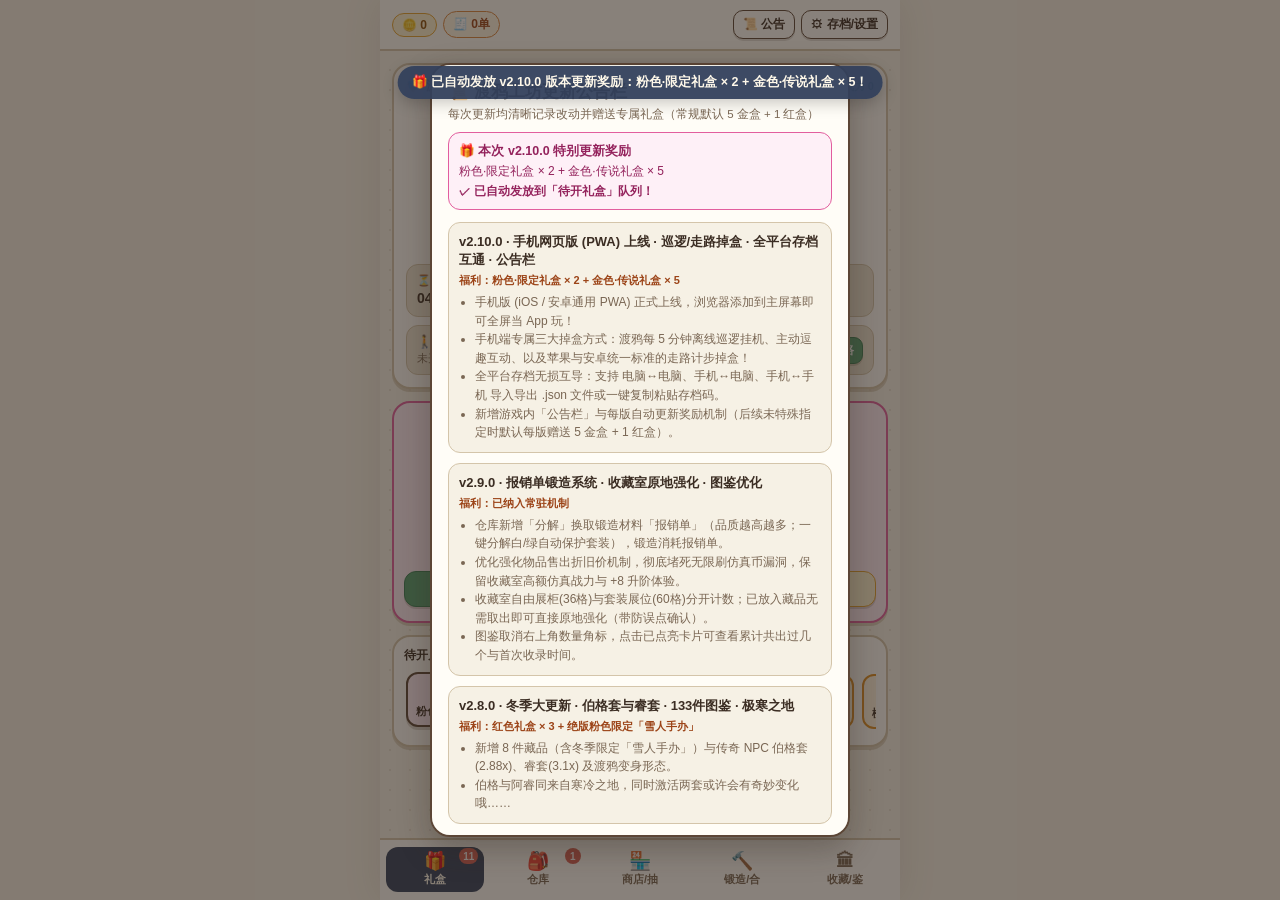
<file: docs/mobile/index.html>
<!DOCTYPE html>
<html lang="zh-CN">
<head>
  <meta charset="UTF-8" />
  <meta name="viewport" content="width=device-width, initial-scale=1.0, maximum-scale=1.0, user-scalable=no, viewport-fit=cover" />
  <title>幸运渡鸦 · 手机版 (PWA)</title>
  <meta name="description" content="《幸运渡鸦》手机网页版(PWA)：渡鸦每5分钟离线巡逻、主动逗趣互动与苹果/安卓统一走路掉盒，133件原创像素藏品，支持与电脑版无损互导存档！" />
  <meta name="theme-color" content="#F6F1E5" />
  <meta name="apple-mobile-web-app-capable" content="yes" />
  <meta name="apple-mobile-web-app-status-bar-style" content="default" />
  <meta name="apple-mobile-web-app-title" content="幸运渡鸦" />
  <link rel="manifest" href="./manifest.webmanifest" />
  <link rel="apple-touch-icon" href="./assets/icon-192.png" />
  <link rel="icon" type="image/png" href="./assets/icon-192.png" />
  <link rel="stylesheet" href="./styles.css" />
</head>
<body>
  <div class="app-shell">
    <header class="topbar">
      <div class="res-group">
        <div class="res-pill" id="pillCoins">🪙 0</div>
        <div class="res-pill slip" id="pillSlips">🧾 0单</div>
      </div>
      <div class="top-actions">
        <button class="icon-btn" id="btnNotice">📜 公告</button>
        <button class="icon-btn" id="btnSettings">⚙ 存档/设置</button>
      </div>
    </header>

    <main class="main-scroll" id="mainView"></main>

    <nav class="tabbar" id="tabBar">
      <button class="tab-item active" data-tab="gifts"><span class="tab-ico">🎁</span><span>礼盒</span><span class="tab-badge hidden" id="badgeBoxes">0</span></button>
      <button class="tab-item" data-tab="warehouse"><span class="tab-ico">🎒</span><span>仓库</span><span class="tab-badge hidden" id="badgeBag">0</span></button>
      <button class="tab-item" data-tab="shop"><span class="tab-ico">🏪</span><span>商店/抽</span></button>
      <button class="tab-item" data-tab="forge"><span class="tab-ico">🔨</span><span>锻造/合</span></button>
      <button class="tab-item" data-tab="showcase"><span class="tab-ico">🏛</span><span>收藏/鉴</span></button>
    </nav>
  </div>

  <div class="toast" id="toastBar"></div>
  <div class="modal-backdrop hidden" id="modalRoot"></div>
  <input type="file" id="hiddenFileInput" accept=".json,application/json,text/plain" class="hidden" />

  <script src="./catalog.js"></script>
  <script src="./engine.js"></script>
  <script src="./app.js"></script>
</body>
</html>
</file>
<file: docs/mobile/styles.css>
:root {
  --bg: #F6F1E5;
  --sub: #ECE4D2;
  --card: #FFFDF7;
  --wood: #5C4636;
  --border: #D4C5AA;
  --ink: #3B2D23;
  --ink-sub: #7A6754;
  --leaf: #569F71;
  --leaf-dark: #3B7F55;
  --gold: #E4A22E;
  --gold-bg: #FDF2D0;
  --coral: #D96055;
  --raven: #33415C;
  --pink: #E25E9E;
  --safe-top: env(safe-area-inset-top, 0px);
  --safe-bottom: env(safe-area-inset-bottom, 0px);
}

* { box-sizing: border-box; margin: 0; padding: 0; -webkit-tap-highlight-color: transparent; }
html, body {
  height: 100%;
  font-family: "PingFang SC", "Microsoft YaHei UI", -apple-system, BlinkMacSystemFont, sans-serif;
  background: var(--bg);
  color: var(--ink);
  overflow: hidden;
  user-select: none;
}

body.polar-snow::after {
  content: "";
  position: fixed; inset: 0; pointer-events: none; z-index: 90;
  background-image:
    radial-gradient(2.5px 2.5px at 20px 30px, rgba(255,255,255,0.85), transparent),
    radial-gradient(3px 3px at 90px 110px, rgba(220,242,255,0.85), transparent),
    radial-gradient(2px 2px at 170px 60px, rgba(255,255,255,0.75), transparent),
    radial-gradient(3.5px 3.5px at 250px 160px, rgba(230,246,255,0.8), transparent);
  background-size: 280px 220px;
  animation: snowFall 7s linear infinite;
}
@keyframes snowFall {
  from { background-position: 0 0; }
  to { background-position: 60px 220px; }
}

.app-shell {
  max-width: 520px;
  height: 100%;
  margin: 0 auto;
  display: flex;
  flex-direction: column;
  background: var(--bg);
  background-image: radial-gradient(rgba(156,134,108,0.16) 1px, transparent 1px);
  background-size: 20px 20px;
  position: relative;
  box-shadow: 0 0 36px rgba(92,70,54,0.12);
}

/* 顶部资源栏 */
.topbar {
  padding: calc(10px + var(--safe-top)) 12px 10px;
  background: rgba(255,253,247,0.95);
  border-bottom: 2px solid var(--border);
  display: flex;
  align-items: center;
  justify-content: space-between;
  gap: 6px;
  flex-shrink: 0;
  z-index: 20;
}
.res-group { display: flex; align-items: center; gap: 6px; flex-wrap: nowrap; overflow: hidden; }
.res-pill {
  display: inline-flex; align-items: center; gap: 4px;
  padding: 4px 9px; border-radius: 999px;
  font-size: 12px; font-weight: 800;
  border: 1.5px solid var(--gold);
  background: var(--gold-bg); color: #8A4F0A;
  white-space: nowrap;
}
.res-pill.slip { border-color: #DA863E; background: #FFF5E2; color: #9C4418; }
.top-actions { display: flex; align-items: center; gap: 6px; flex-shrink: 0; }
.icon-btn {
  border: 1.5px solid var(--wood); background: var(--card); color: var(--ink);
  border-radius: 10px; padding: 5px 9px; font-size: 12px; font-weight: 800;
  cursor: pointer; position: relative;
  box-shadow: 0 2px 0 rgba(92,70,54,0.18);
}
.icon-btn:active { transform: translateY(1px); }
.icon-btn.unread { background: #FEE8F2; border-color: var(--pink); color: #9C2462; }
.icon-btn.unread::after {
  content: ""; position: absolute; top: -3px; right: -3px;
  width: 8px; height: 8px; border-radius: 50%; background: var(--coral);
  border: 1.5px solid #fff;
}

/* 主滚动区 */
.main-scroll {
  flex: 1;
  overflow-y: auto;
  -webkit-overflow-scrolling: touch;
  padding: 12px 12px 20px;
}

/* 底部 5 栏导航 */
.tabbar {
  flex-shrink: 0;
  display: grid;
  grid-template-columns: repeat(5, 1fr);
  gap: 4px;
  padding: 7px 6px calc(8px + var(--safe-bottom));
  background: var(--card);
  border-top: 2px solid var(--border);
  z-index: 20;
}
.tab-item {
  border: none; background: transparent; color: var(--ink-sub);
  display: flex; flex-direction: column; align-items: center; justify-content: center;
  gap: 2px; padding: 5px 2px; border-radius: 12px; cursor: pointer;
  font-size: 11px; font-weight: 700; position: relative;
}
.tab-item .tab-ico { font-size: 18px; line-height: 1; }
.tab-item.active { background: var(--raven); color: #FFF9EA; }
.tab-badge {
  position: absolute; top: 1px; right: 6px;
  min-width: 16px; height: 16px; padding: 0 4px;
  border-radius: 999px; background: var(--coral); color: #fff;
  font-size: 10px; font-weight: 800; display: flex; align-items: center; justify-content: center;
}

/* 通用卡片与按钮 */
.card {
  background: var(--card);
  border: 2px solid var(--border);
  border-radius: 18px;
  padding: 12px;
  box-shadow: 0 3px 0 rgba(196,181,154,0.55);
  margin-bottom: 12px;
}
.card.gold-palace {
  background: linear-gradient(135deg, #FFF9DF, #F8E5A8);
  border-color: #E2A21E;
}
.btn {
  display: inline-flex; align-items: center; justify-content: center; gap: 4px;
  border: 1.5px solid var(--wood); border-radius: 12px;
  padding: 8px 12px; font-size: 13px; font-weight: 800;
  background: var(--card); color: var(--ink); cursor: pointer;
  box-shadow: 0 2px 0 rgba(92,70,54,0.2);
}
.btn:active { transform: translateY(1px); }
.btn-sm { padding: 5px 8px; font-size: 11.5px; border-radius: 9px; }
.btn-xs { padding: 4px 5px; font-size: 11px; border-radius: 8px; }
.btn-leaf { background: var(--leaf); border-color: var(--leaf-dark); color: #fff; }
.btn-gold { background: var(--gold-bg); border-color: var(--gold); color: #8A4F0A; }
.btn-coral { background: var(--coral); border-color: #A6362E; color: #fff; }
.btn-dis { background: #FEECE8; border-color: #CC564A; color: #9C2C24; }
.btn-raven { background: var(--raven); border-color: var(--raven); color: #fff; }
.btn-muted { background: var(--sub); border-color: var(--border); color: var(--ink-sub); box-shadow: none; }

/* 像素精灵图标（133 件图集 & UI 图集） */
.item-sprite {
  display: inline-block;
  background-image: url('./assets/items_sheet.png');
  background-repeat: no-repeat;
  image-rendering: pixelated;
  image-rendering: crisp-edges;
  flex-shrink: 0;
}
.item-sprite.silhouette { filter: brightness(0) opacity(0.32); }
.ui-sprite {
  display: inline-block;
  background-image: url('./assets/ui_sheet.png');
  background-repeat: no-repeat;
  image-rendering: pixelated;
  image-rendering: crisp-edges;
  flex-shrink: 0;
}

/* 渡鸦互动与巡逻舞台 */
.raven-stage {
  display: flex; flex-direction: column; align-items: center; text-align: center;
  position: relative; overflow: hidden;
}
.raven-tap-zone {
  width: 116px; height: 116px; border-radius: 50%;
  background: radial-gradient(circle, #FFF4D4 0%, #F5E7C3 70%, transparent 72%);
  display: flex; align-items: center; justify-content: center;
  cursor: pointer; margin: 4px 0 6px;
  transition: transform 0.1s ease;
}
.raven-tap-zone:active { transform: scale(0.92); }
.raven-tap-zone.hop { animation: ravenHop 0.25s ease; }
@keyframes ravenHop {
  0% { transform: scale(1); }
  45% { transform: scale(1.12) translateY(-8px); }
  100% { transform: scale(1); }
}
.speech-bubble {
  background: #FFF9EA; border: 1.5px solid var(--border); border-radius: 14px;
  padding: 6px 12px; font-size: 12px; color: var(--ink-sub); margin-bottom: 10px;
  max-width: 95%;
}
.patrol-grid {
  width: 100%; display: grid; grid-template-columns: 1fr 1fr; gap: 8px;
}
.mini-stat {
  background: var(--sub); border: 1.5px solid var(--border); border-radius: 12px;
  padding: 8px 10px; text-align: left;
}
.mini-stat .k { font-size: 11px; color: var(--ink-sub); font-weight: 700; }
.mini-stat .v { font-size: 14px; font-weight: 800; color: var(--ink); margin-top: 2px; }
.walk-bar {
  width: 100%; margin-top: 8px;
  display: flex; align-items: center; justify-content: space-between; gap: 8px;
  background: #EDF8EE; border: 1.5px solid var(--leaf); border-radius: 12px; padding: 8px 10px;
}
.walk-bar.off { background: var(--sub); border-color: var(--border); }

/* 礼盒陈列与拆盒 */
.box-hero {
  display: flex; flex-direction: column; align-items: center; padding: 14px 10px;
}
.gift-visual {
  width: 92px; height: 92px; border-radius: 22px;
  display: flex; align-items: center; justify-content: center;
  position: relative; margin: 6px 0 10px;
  border: 3px solid var(--wood);
  box-shadow: 0 6px 0 rgba(92,70,54,0.22);
  cursor: pointer;
}
.gift-visual.shake { animation: boxShake 0.35s ease; }
@keyframes boxShake {
  0%,100% { transform: rotate(0deg); }
  25% { transform: rotate(-9deg) scale(1.06); }
  55% { transform: rotate(9deg) scale(1.08); }
  80% { transform: rotate(-5deg); }
}
.gift-ribbon-v { position: absolute; width: 16px; height: 100%; left: 50%; transform: translateX(-50%); opacity: 0.92; }
.gift-ribbon-h { position: absolute; height: 14px; width: 100%; top: 38%; opacity: 0.92; }
.gift-bow { position: relative; z-index: 2; font-size: 30px; filter: drop-shadow(0 2px 2px rgba(0,0,0,0.18)); }

.box-queue {
  display: flex; gap: 8px; overflow-x: auto; padding: 4px 2px 6px;
}
.box-chip {
  flex: 0 0 68px; border-radius: 12px; padding: 6px 4px;
  text-align: center; border: 2px solid var(--border); cursor: pointer;
  font-size: 11px; font-weight: 800;
}
.box-chip.selected { border-width: 2.5px; transform: translateY(-2px); box-shadow: 0 3px 0 rgba(92,70,54,0.22); }

/* 子导航与筛选条 */
.subtabs {
  display: flex; gap: 6px; margin-bottom: 10px;
}
.subtab {
  flex: 1; padding: 8px 6px; border-radius: 12px; border: 1.5px solid var(--border);
  background: var(--card); color: var(--ink); font-size: 12.5px; font-weight: 800; cursor: pointer;
}
.subtab.active { background: var(--raven); border-color: var(--raven); color: #fff; }
.filter-row {
  display: flex; gap: 5px; overflow-x: auto; padding-bottom: 6px; margin-bottom: 8px;
}
.filter-pill {
  flex: 0 0 auto; padding: 5px 10px; border-radius: 999px; font-size: 11.5px; font-weight: 800;
  border: 1.5px solid var(--border); background: var(--card); color: var(--ink); cursor: pointer;
}
.filter-pill.active { background: var(--raven); border-color: var(--raven); color: #fff; }

/* 物品网格 */
.item-grid { display: grid; grid-template-columns: repeat(2, 1fr); gap: 9px; }
.codex-grid { display: grid; grid-template-columns: repeat(3, 1fr); gap: 8px; }
.item-card {
  border-radius: 14px; border: 2px solid var(--border); padding: 8px 7px;
  display: flex; flex-direction: column; align-items: center; text-align: center;
  position: relative; box-shadow: 0 2px 0 rgba(196,181,154,0.5);
}
.item-card .top-row {
  width: 100%; display: flex; justify-content: space-between; align-items: center; margin-bottom: 4px;
}
.tag-mini {
  font-size: 10px; font-weight: 800; padding: 1px 6px; border-radius: 6px;
}
.item-name {
  font-size: 12px; font-weight: 800; margin-top: 4px;
  width: 100%; overflow: hidden; text-overflow: ellipsis; white-space: nowrap;
}
.item-sub { font-size: 10.5px; margin-top: 2px; opacity: 0.85; }
.card-btns {
  width: 100%; display: grid; grid-template-columns: 1.15fr 1.05fr 0.8fr; gap: 4px; margin-top: 7px;
}
.card-btns-2 {
  width: 100%; display: grid; grid-template-columns: 1fr 1fr; gap: 5px; margin-top: 7px;
}

/* 套装图谱 */
.set-card {
  border-radius: 16px; border: 2px solid var(--border); background: var(--card);
  padding: 11px; margin-bottom: 11px;
}
.set-head { display: flex; gap: 10px; align-items: center; margin-bottom: 8px; }
.npc-avatar {
  width: 52px; height: 52px; border-radius: 50%; object-fit: cover;
  border: 2.5px solid var(--gold); flex-shrink: 0;
}
.set-slots { display: grid; grid-template-columns: repeat(3, 1fr); gap: 6px; margin-top: 8px; }
.set-slot {
  border-radius: 11px; border: 1.5px solid var(--border); padding: 6px 4px;
  display: flex; flex-direction: column; align-items: center; text-align: center;
}

/* 老虎机 */
.slot-reels {
  display: grid; grid-template-columns: repeat(3, 1fr); gap: 8px;
  background: #4A382C; border: 3px solid var(--gold); border-radius: 16px;
  padding: 10px; margin: 10px 0;
}
.slot-reel {
  background: var(--card); border-radius: 12px; padding: 10px 4px;
  display: flex; flex-direction: column; align-items: center; min-height: 98px; justify-content: center;
}
.progress-bar {
  width: 100%; height: 9px; border-radius: 999px; background: var(--sub); overflow: hidden; margin-top: 4px;
}
.progress-fill { height: 100%; border-radius: 999px; transition: width 0.25s ease; }

/* 弹窗 Modal 与 Toast */
.modal-backdrop {
  position: fixed; inset: 0; z-index: 100;
  background: rgba(43, 33, 26, 0.56);
  display: flex; align-items: center; justify-content: center;
  padding: 16px;
}
.modal-box {
  width: 100%; max-width: 420px; max-height: 86vh; overflow-y: auto;
  background: var(--card); border: 2.5px solid var(--wood); border-radius: 20px;
  padding: 16px; box-shadow: 0 12px 32px rgba(43,33,26,0.32);
}
.toast {
  position: fixed; left: 50%; top: calc(66px + var(--safe-top)); transform: translateX(-50%);
  z-index: 120; background: rgba(51,65,92,0.95); color: #FFF9EA;
  padding: 8px 14px; border-radius: 999px; font-size: 12.5px; font-weight: 700;
  max-width: 90%; text-align: center; box-shadow: 0 4px 16px rgba(0,0,0,0.22);
  pointer-events: none; opacity: 0; transition: opacity 0.2s ease;
}
.toast.show { opacity: 1; }
.hidden { display: none !important; }
textarea.save-ta {
  width: 100%; height: 96px; border: 1.5px solid var(--border); border-radius: 10px;
  padding: 8px; font-size: 11.5px; font-family: monospace; background: #FFFDF9; color: var(--ink);
  resize: none; user-select: text;
}
</file>
